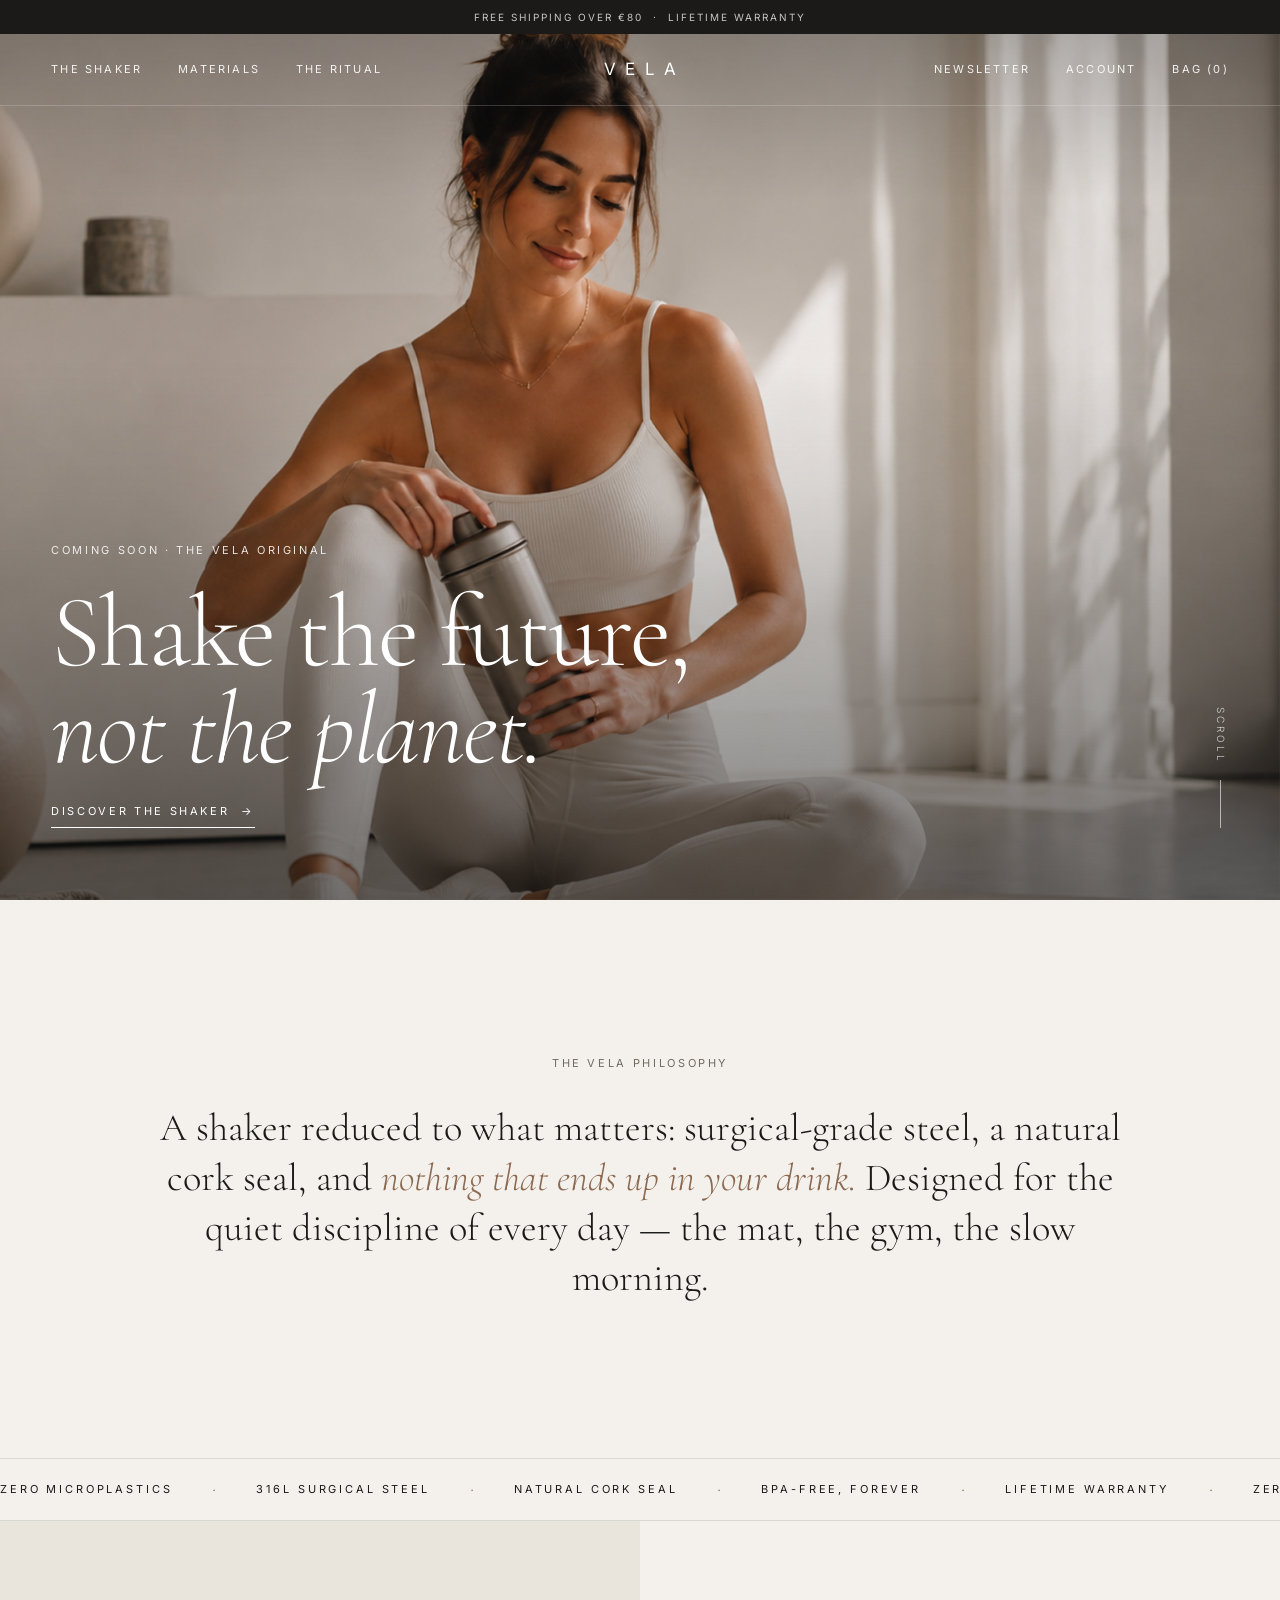
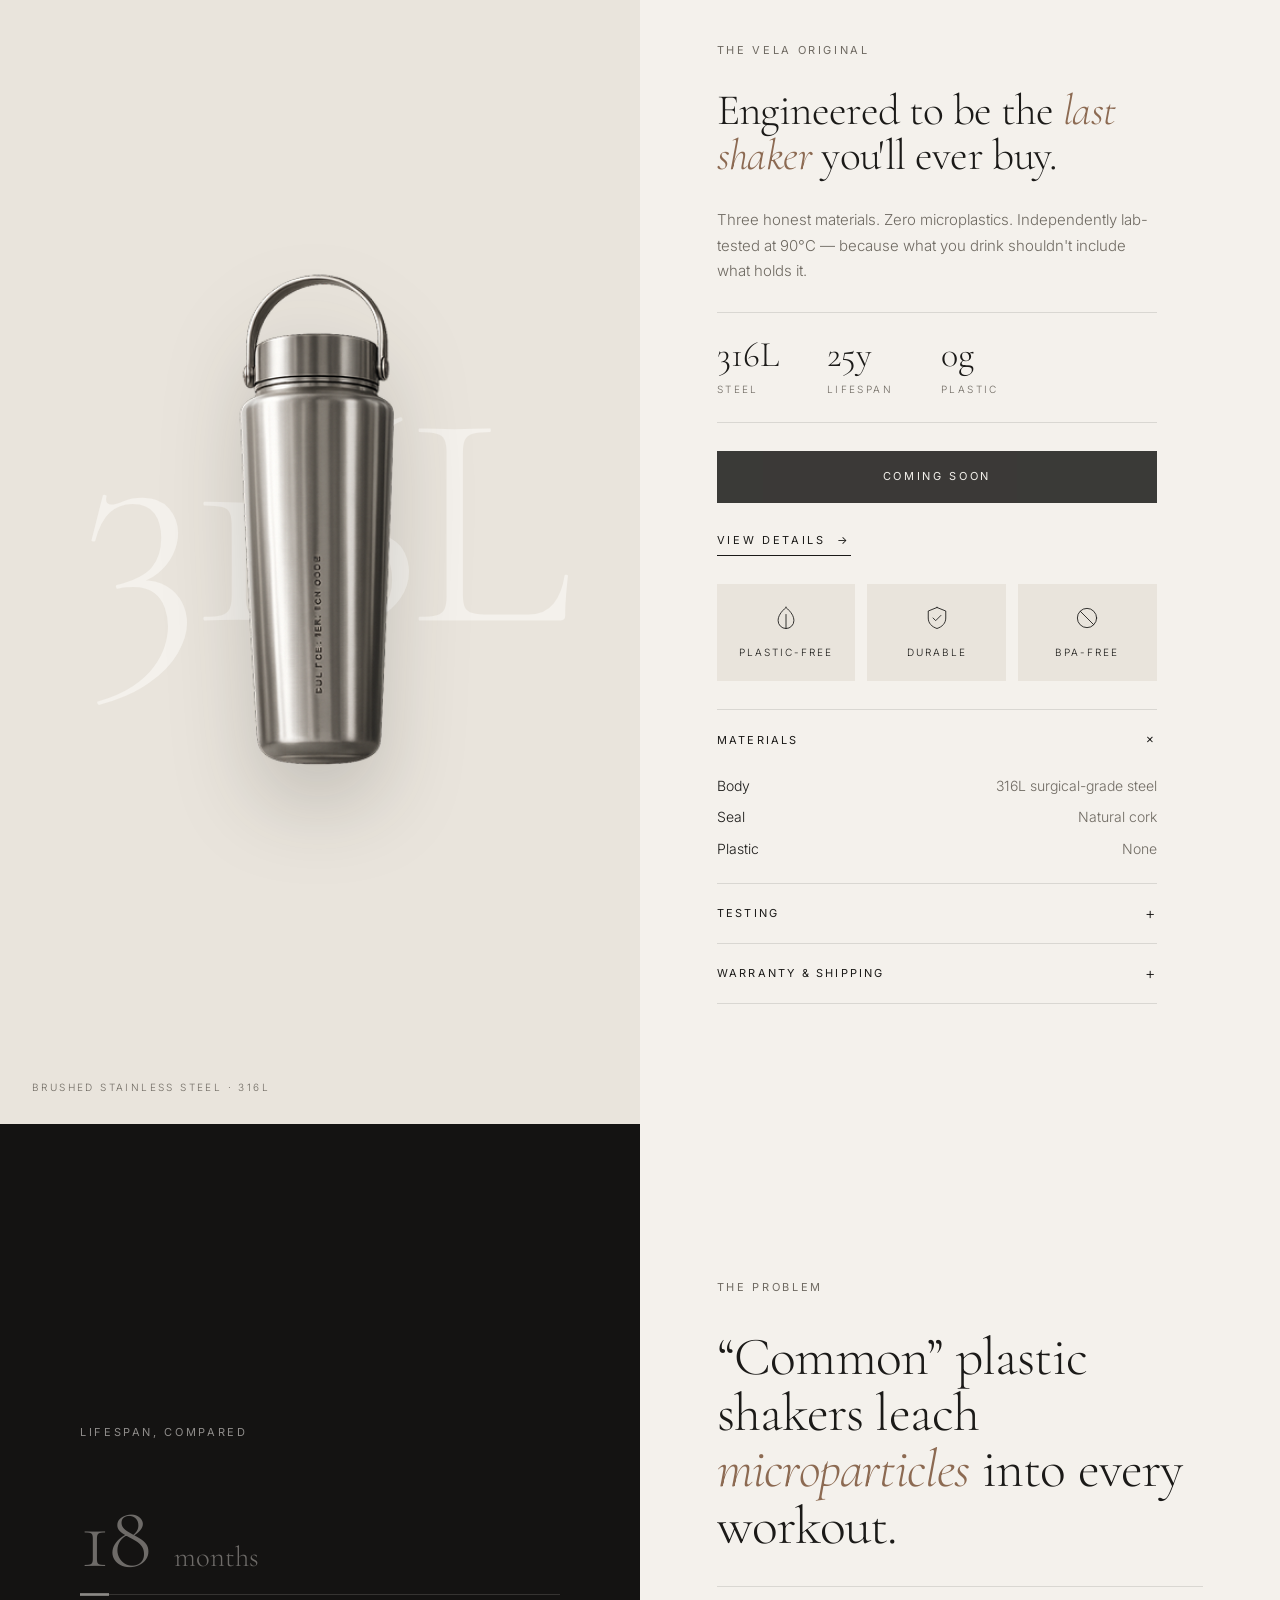
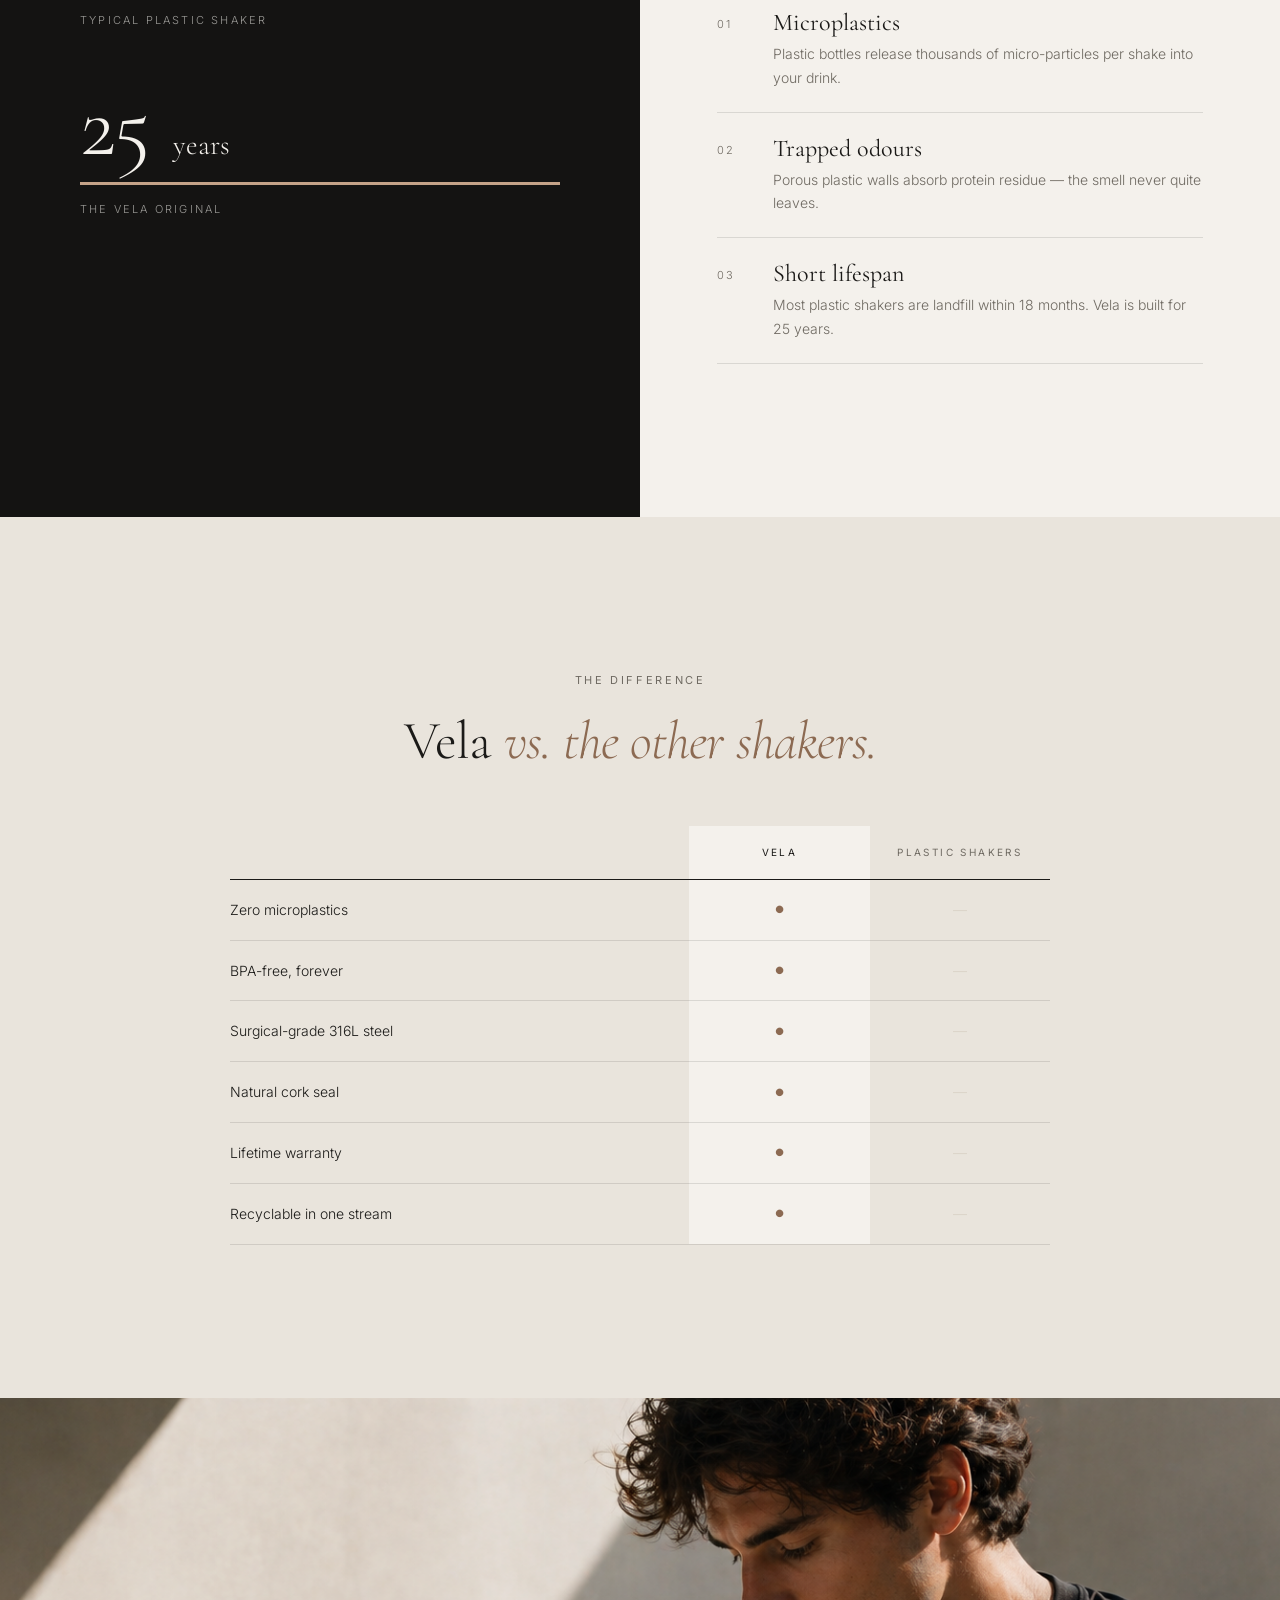
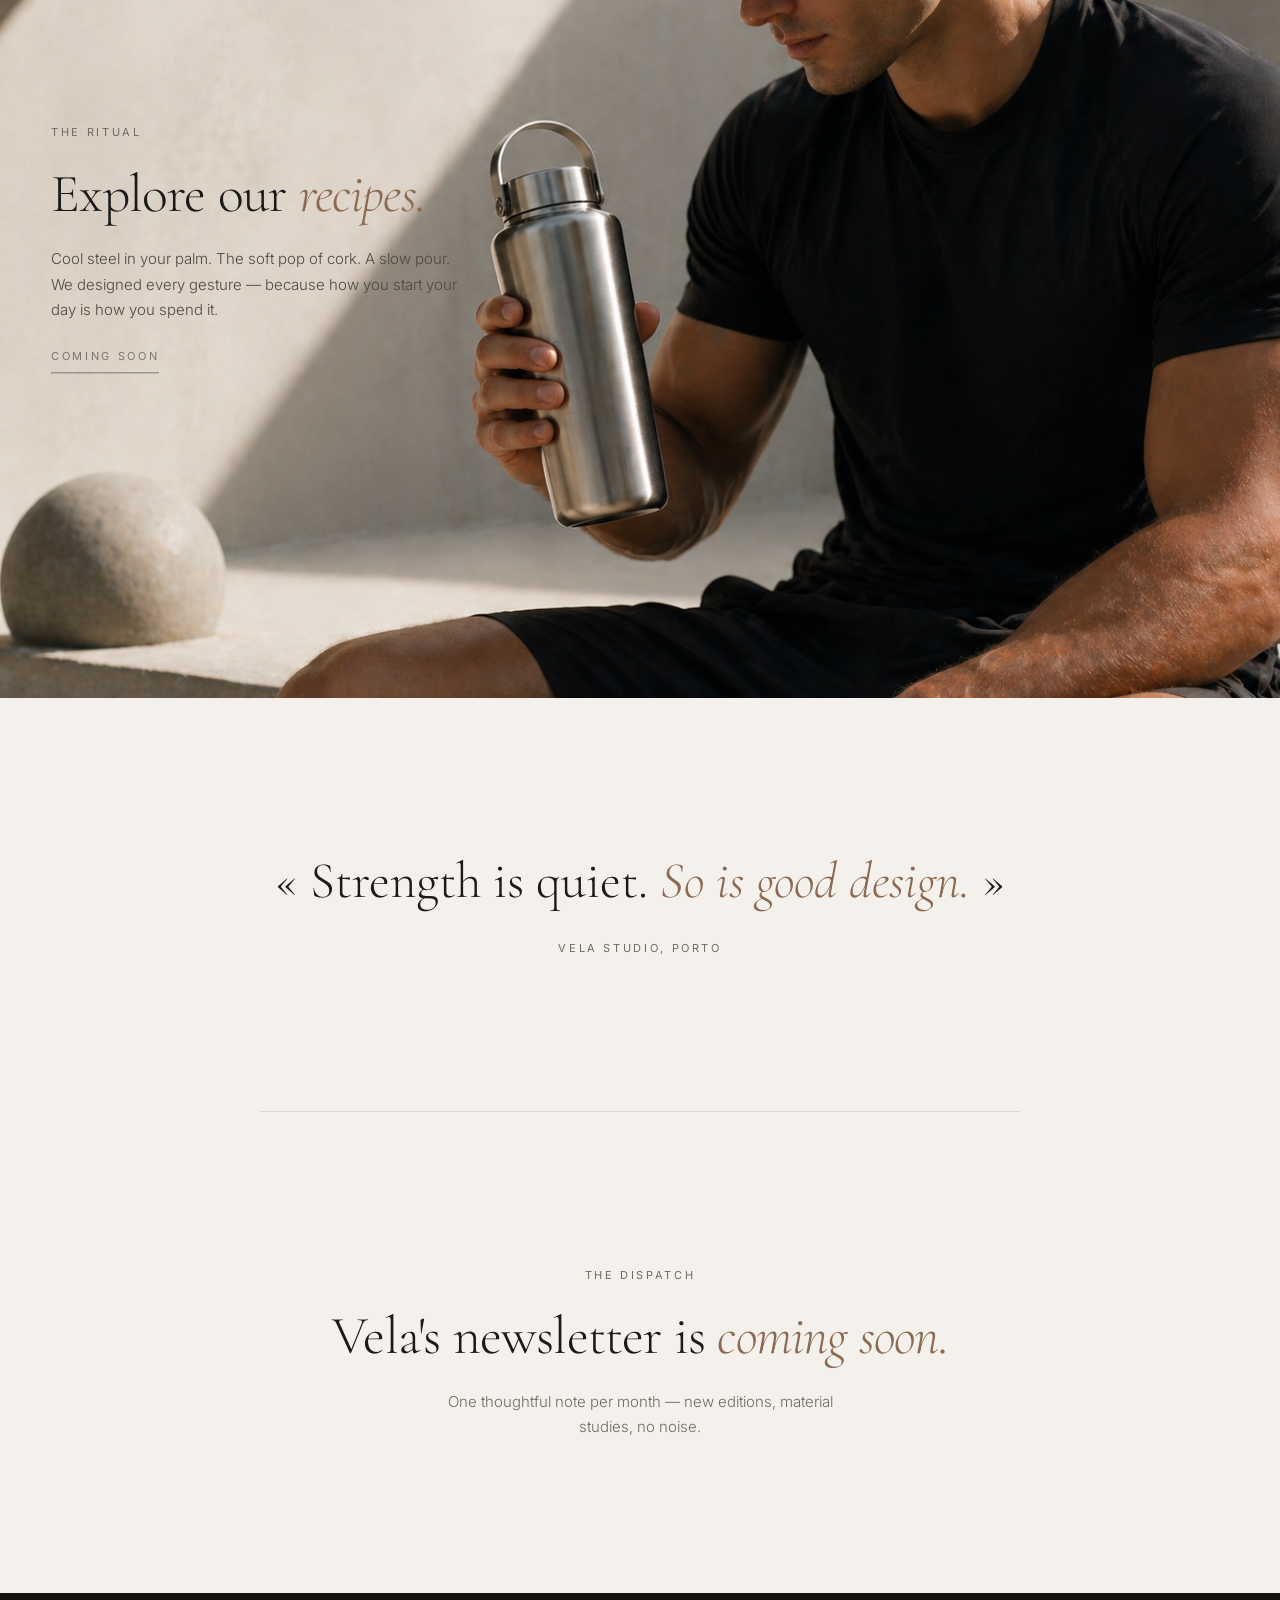
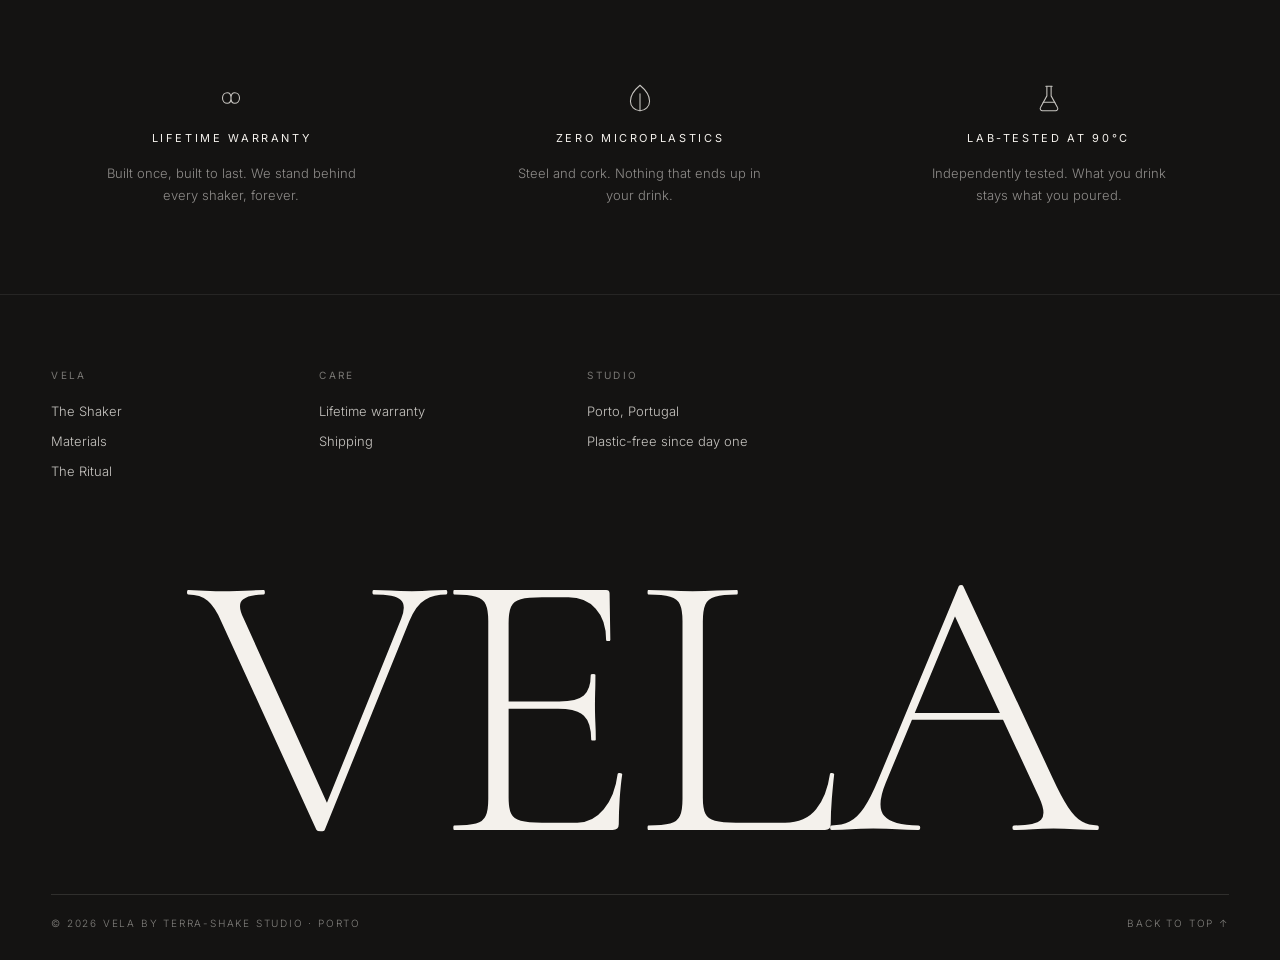
<file: index.html>
<!DOCTYPE html>
<html lang="en">
<head>
  <meta charset="UTF-8" />
  <meta name="viewport" content="width=device-width, initial-scale=1.0" />
  <title>Vela — The Last Shaker You'll Ever Buy</title>
  <meta name="description" content="Vela — a surgical-grade steel shaker. Zero microplastics, natural cork, built for 25 years." />
  <link rel="preconnect" href="https://fonts.googleapis.com" />
  <link rel="preconnect" href="https://fonts.gstatic.com" crossorigin />
  <link href="https://fonts.googleapis.com/css2?family=Cormorant+Garamond:ital,wght@0,300;0,400;1,300;1,400&family=Inter:wght@300;400;500&display=swap" rel="stylesheet" />
  <link rel="stylesheet" href="styles.css?v=3" />
</head>
<body id="top">

  <!-- HEADER (promo + nav) -->
  <header class="site-header" id="siteHeader">
    <div class="promo-banner">
      Free shipping over €80<span class="promo-extra"> &nbsp;·&nbsp; Lifetime warranty</span>
    </div>
    <nav class="nav">
      <div class="nav-left">
        <a href="product.html">The Shaker</a>
        <a href="#difference">Materials</a>
        <a href="#ritual">The Ritual</a>
      </div>
      <a href="#top" class="nav-logo" aria-label="Vela — home">Vela</a>
      <div class="nav-right">
        <a href="#waitlist">Newsletter</a>
        <a href="#">Account</a>
        <a href="#">Bag (0)</a>
      </div>
    </nav>
  </header>

  <!-- HERO -->
  <section class="hero">
    <img src="assets/Section Marketing.png" alt="Woman holding the Vela steel shaker after a yoga session" class="hero-img" />
    <div class="hero-shade"></div>
    <div class="hero-content">
      <p class="eyebrow eyebrow-light">Coming soon · The Vela Original</p>
      <h1 class="hero-headline">
        Shake the future,<br />
        <em>not the planet.</em>
      </h1>
      <a href="product.html" class="link-arrow link-arrow-light">Discover the shaker <span aria-hidden="true">→</span></a>
    </div>
    <span class="hero-scroll" aria-hidden="true">Scroll</span>
  </section>

  <!-- INTRO STATEMENT -->
  <section class="intro">
    <p class="eyebrow">The Vela Philosophy</p>
    <p class="intro-text reveal">
      A shaker reduced to what matters: surgical-grade steel, a natural cork seal,
      and <em>nothing that ends up in your drink.</em> Designed for the quiet
      discipline of every day — the mat, the gym, the slow morning.
    </p>
  </section>

  <!-- MARQUEE -->
  <div class="marquee" aria-hidden="true">
    <div class="marquee-track">
      <span>Zero microplastics</span><i>·</i>
      <span>316L surgical steel</span><i>·</i>
      <span>Natural cork seal</span><i>·</i>
      <span>BPA-free, forever</span><i>·</i>
      <span>Lifetime warranty</span><i>·</i>
      <span>Zero microplastics</span><i>·</i>
      <span>316L surgical steel</span><i>·</i>
      <span>Natural cork seal</span><i>·</i>
      <span>BPA-free, forever</span><i>·</i>
      <span>Lifetime warranty</span><i>·</i>
    </div>
  </div>

  <!-- PRODUCT -->
  <section class="product" id="product">
    <div class="product-stage">
      <span class="product-bigtype" aria-hidden="true">316L</span>
      <img src="assets/ChatGPT Image Apr 30, 2026, 03_59_16 PM 1.png" alt="The Vela Original stainless steel shaker" class="product-img" />
      <span class="product-caption">Brushed stainless steel · 316L</span>
    </div>

    <div class="product-details">
      <p class="eyebrow">The Vela Original</p>
      <h2 class="section-title">
        Engineered to be the <em>last shaker</em> you'll ever buy.
      </h2>
      <p class="body-text">
        Three honest materials. Zero microplastics. Independently lab-tested
        at 90°C — because what you drink shouldn't include what holds it.
      </p>

      <dl class="stats">
        <div><dt>316L</dt><dd>Steel</dd></div>
        <div><dt>25y</dt><dd>Lifespan</dd></div>
        <div><dt>0g</dt><dd>Plastic</dd></div>
      </dl>

      <span class="btn-solid is-disabled">Coming soon</span>
      <a href="product.html" class="link-arrow">View details <span aria-hidden="true">→</span></a>

      <div class="key-features">
        <div class="key-feature">
          <svg viewBox="0 0 32 32" aria-hidden="true"><path d="M16 4c6 5 9 10 9 15a9 9 0 0 1-18 0c0-5 3-10 9-15Z"/><path d="M16 12v16"/></svg>
          <span>Plastic-free</span>
        </div>
        <div class="key-feature">
          <svg viewBox="0 0 32 32" aria-hidden="true"><path d="M16 4 26 8v8c0 6-4 10-10 12C10 26 6 22 6 16V8l10-4Z"/><path d="m11.5 16 3 3 6-6"/></svg>
          <span>Durable</span>
        </div>
        <div class="key-feature">
          <svg viewBox="0 0 32 32" aria-hidden="true"><circle cx="16" cy="16" r="11"/><path d="m8.5 8.5 15 15"/></svg>
          <span>BPA-free</span>
        </div>
      </div>

      <div class="accordion">
        <details open>
          <summary>Materials</summary>
          <ul>
            <li><span>Body</span><span>316L surgical-grade steel</span></li>
            <li><span>Seal</span><span>Natural cork</span></li>
            <li><span>Plastic</span><span>None</span></li>
          </ul>
        </details>
        <details>
          <summary>Testing</summary>
          <p>Independently lab-tested at 90°C for migration of particles into liquids.</p>
        </details>
        <details>
          <summary>Warranty &amp; shipping</summary>
          <p>Lifetime warranty. Free shipping over €80.</p>
        </details>
      </div>
    </div>
  </section>

  <!-- PROBLEM (editorial split) -->
  <section class="split split-problem">
    <div class="split-media split-graphic">
      <figure class="lifespan reveal">
        <figcaption class="eyebrow">Lifespan, compared</figcaption>
        <div class="lifespan-row">
          <p class="lifespan-value">18 <span>months</span></p>
          <div class="lifespan-bar"><span style="--w: 6%"></span></div>
          <p class="lifespan-label">Typical plastic shaker</p>
        </div>
        <div class="lifespan-row is-vela">
          <p class="lifespan-value">25 <span>years</span></p>
          <div class="lifespan-bar"><span style="--w: 100%"></span></div>
          <p class="lifespan-label">The Vela Original</p>
        </div>
      </figure>
    </div>
    <div class="split-text reveal">
      <p class="eyebrow">The Problem</p>
      <h2 class="section-title">
        “Common” plastic shakers leach <em>microparticles</em> into every workout.
      </h2>
      <ol class="numbered">
        <li>
          <span class="num">01</span>
          <div>
            <h3>Microplastics</h3>
            <p>Plastic bottles release thousands of micro-particles per shake into your drink.</p>
          </div>
        </li>
        <li>
          <span class="num">02</span>
          <div>
            <h3>Trapped odours</h3>
            <p>Porous plastic walls absorb protein residue — the smell never quite leaves.</p>
          </div>
        </li>
        <li>
          <span class="num">03</span>
          <div>
            <h3>Short lifespan</h3>
            <p>Most plastic shakers are landfill within 18 months. Vela is built for 25 years.</p>
          </div>
        </li>
      </ol>
    </div>
  </section>

  <!-- COMPARISON -->
  <section class="comparison" id="difference">
    <div class="comparison-inner reveal">
      <p class="eyebrow">The Difference</p>
      <h2 class="section-title center">Vela <em>vs. the other shakers.</em></h2>

      <table class="comparison-table">
        <thead>
          <tr>
            <th scope="col"><span class="sr-only">Feature</span></th>
            <th scope="col" class="col-vela">Vela</th>
            <th scope="col">Plastic shakers</th>
          </tr>
        </thead>
        <tbody>
          <tr><th scope="row">Zero microplastics</th><td class="col-vela yes">●</td><td class="no">—</td></tr>
          <tr><th scope="row">BPA-free, forever</th><td class="col-vela yes">●</td><td class="no">—</td></tr>
          <tr><th scope="row">Surgical-grade 316L steel</th><td class="col-vela yes">●</td><td class="no">—</td></tr>
          <tr><th scope="row">Natural cork seal</th><td class="col-vela yes">●</td><td class="no">—</td></tr>
          <tr><th scope="row">Lifetime warranty</th><td class="col-vela yes">●</td><td class="no">—</td></tr>
          <tr><th scope="row">Recyclable in one stream</th><td class="col-vela yes">●</td><td class="no">—</td></tr>
        </tbody>
      </table>
    </div>
  </section>

  <!-- RITUAL (full-bleed) -->
  <section class="ritual" id="ritual">
    <img src="assets/684e9c93-e46c-40f5-877a-5f025615ecfc_1.png" alt="Man holding the Vela shaker in soft morning light" class="ritual-img" loading="lazy" />
    <div class="ritual-content">
      <div class="ritual-inner reveal">
        <p class="eyebrow">The Ritual</p>
        <h2 class="section-title">Explore our <em>recipes.</em></h2>
        <p class="body-text">
          Cool steel in your palm. The soft pop of cork. A slow pour. We designed
          every gesture — because how you start your day is how you spend it.
        </p>
        <span class="link-arrow is-disabled">Coming soon</span>
      </div>
    </div>
  </section>

  <!-- QUOTE -->
  <section class="quote">
    <blockquote class="reveal">
      « Strength is quiet. <em>So is good design.</em> »
    </blockquote>
    <p class="eyebrow">Vela Studio, Porto</p>
  </section>

  <!-- NEWSLETTER -->
  <section class="waitlist" id="waitlist">
    <div class="waitlist-inner reveal">
      <p class="eyebrow">The Dispatch</p>
      <h2 class="section-title center">Vela's newsletter is <em>coming soon.</em></h2>
      <p class="body-text center">One thoughtful note per month — new editions, material studies, no noise.</p>
    </div>
  </section>

  <!-- TRUST BAND -->
  <section class="trust">
    <div class="trust-item">
      <svg viewBox="0 0 32 32" aria-hidden="true"><path d="M8 16c0-3 2-5 4.5-5S16 13 16 16s1 5 3.5 5S24 19 24 16s-2-5-4.5-5S16 13 16 16s-1 5-3.5 5S8 19 8 16Z"/></svg>
      <h3>Lifetime warranty</h3>
      <p>Built once, built to last. We stand behind every shaker, forever.</p>
    </div>
    <div class="trust-item">
      <svg viewBox="0 0 32 32" aria-hidden="true"><path d="M16 4c6 5 9 10 9 15a9 9 0 0 1-18 0c0-5 3-10 9-15Z"/><path d="M16 12v16"/></svg>
      <h3>Zero microplastics</h3>
      <p>Steel and cork. Nothing that ends up in your drink.</p>
    </div>
    <div class="trust-item">
      <svg viewBox="0 0 32 32" aria-hidden="true"><path d="M13 5h6M14 5v9l-6 11a2 2 0 0 0 2 3h12a2 2 0 0 0 2-3l-6-11V5"/><path d="M10.5 20h11"/></svg>
      <h3>Lab-tested at 90°C</h3>
      <p>Independently tested. What you drink stays what you poured.</p>
    </div>
  </section>

  <!-- FOOTER -->
  <footer class="footer">
    <div class="footer-cols">
      <div class="footer-col">
        <h4>Vela</h4>
        <a href="product.html">The Shaker</a>
        <a href="#difference">Materials</a>
        <a href="#ritual">The Ritual</a>
      </div>
      <div class="footer-col">
        <h4>Care</h4>
        <a href="#">Lifetime warranty</a>
        <a href="#">Shipping</a>
      </div>
      <div class="footer-col">
        <h4>Studio</h4>
        <span>Porto, Portugal</span>
        <span>Plastic-free since day one</span>
      </div>
    </div>
    <div class="footer-wordmark" aria-hidden="true">VELA</div>
    <div class="footer-bottom">
      <span>© 2026 Vela by terra-shake studio · Porto</span>
      <a href="#top">Back to top ↑</a>
    </div>
  </footer>

  <script src="script.js?v=3"></script>
</body>
</html>
</file>
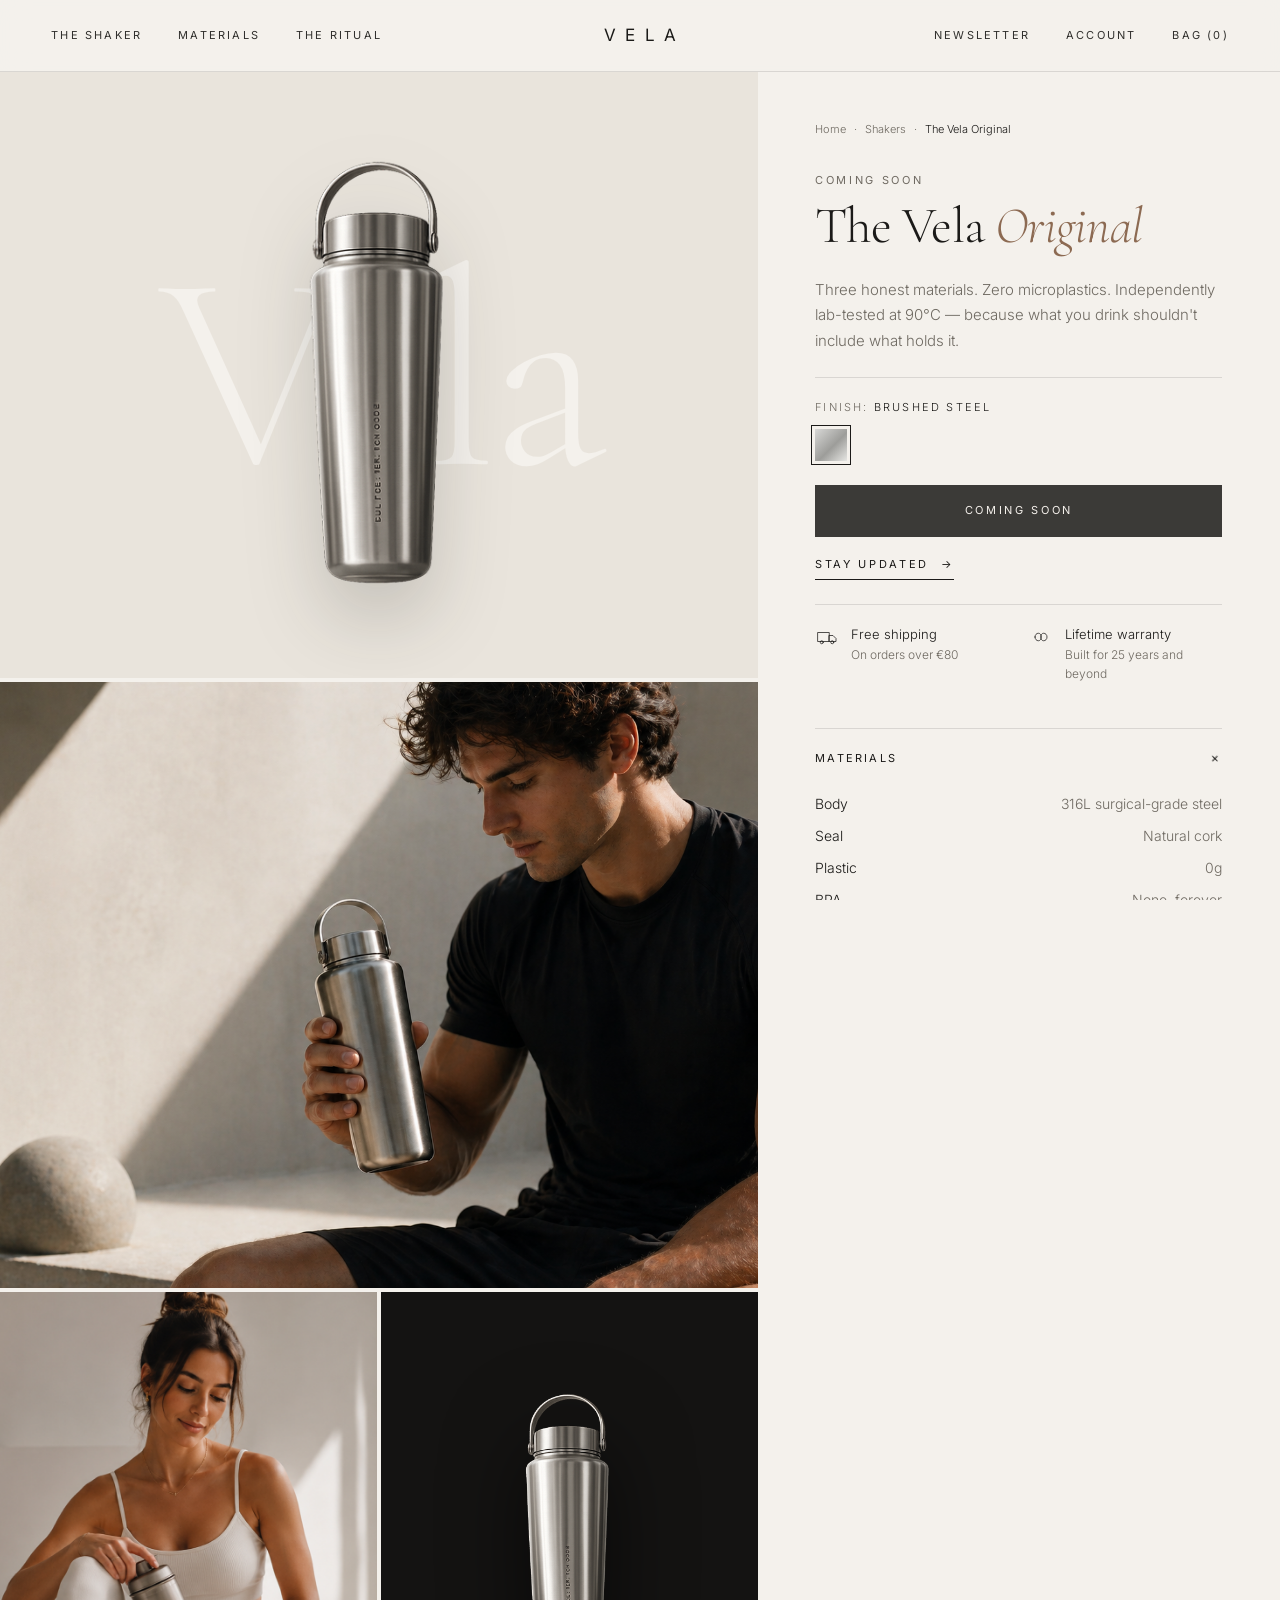
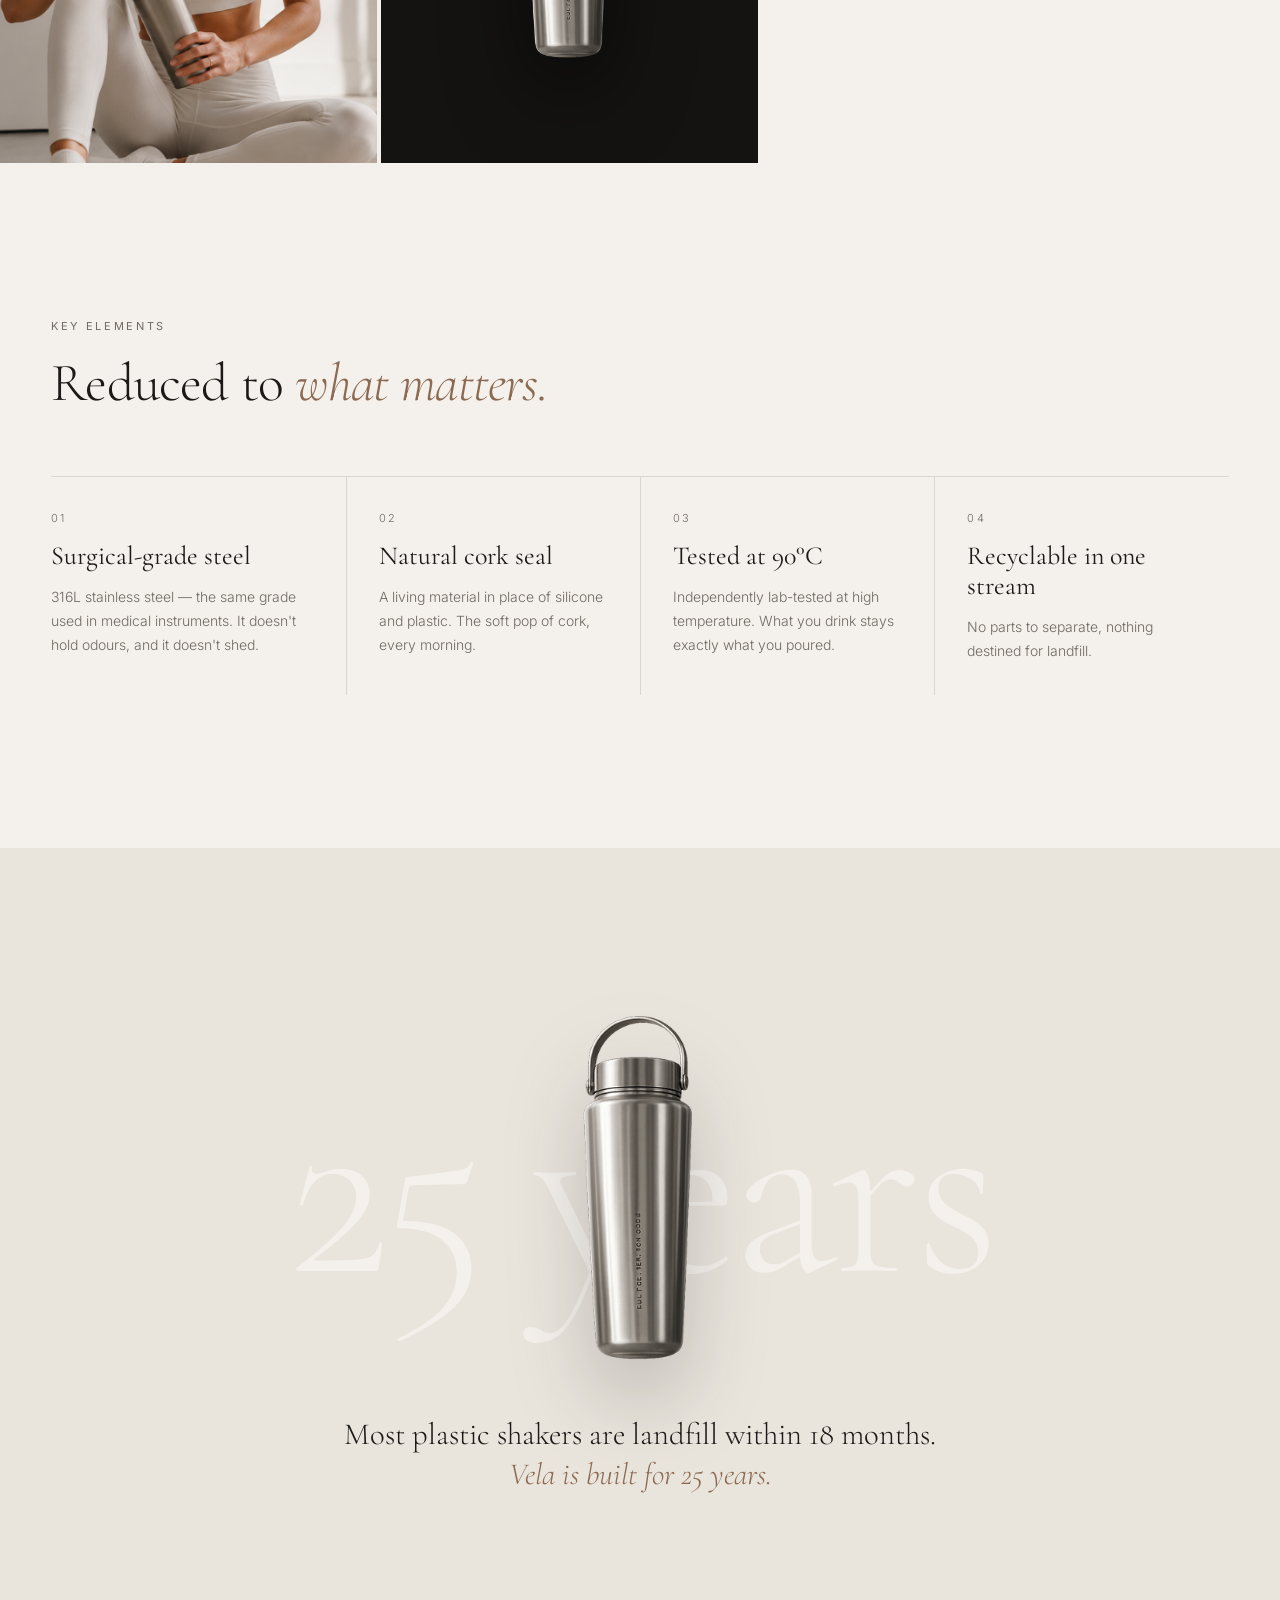
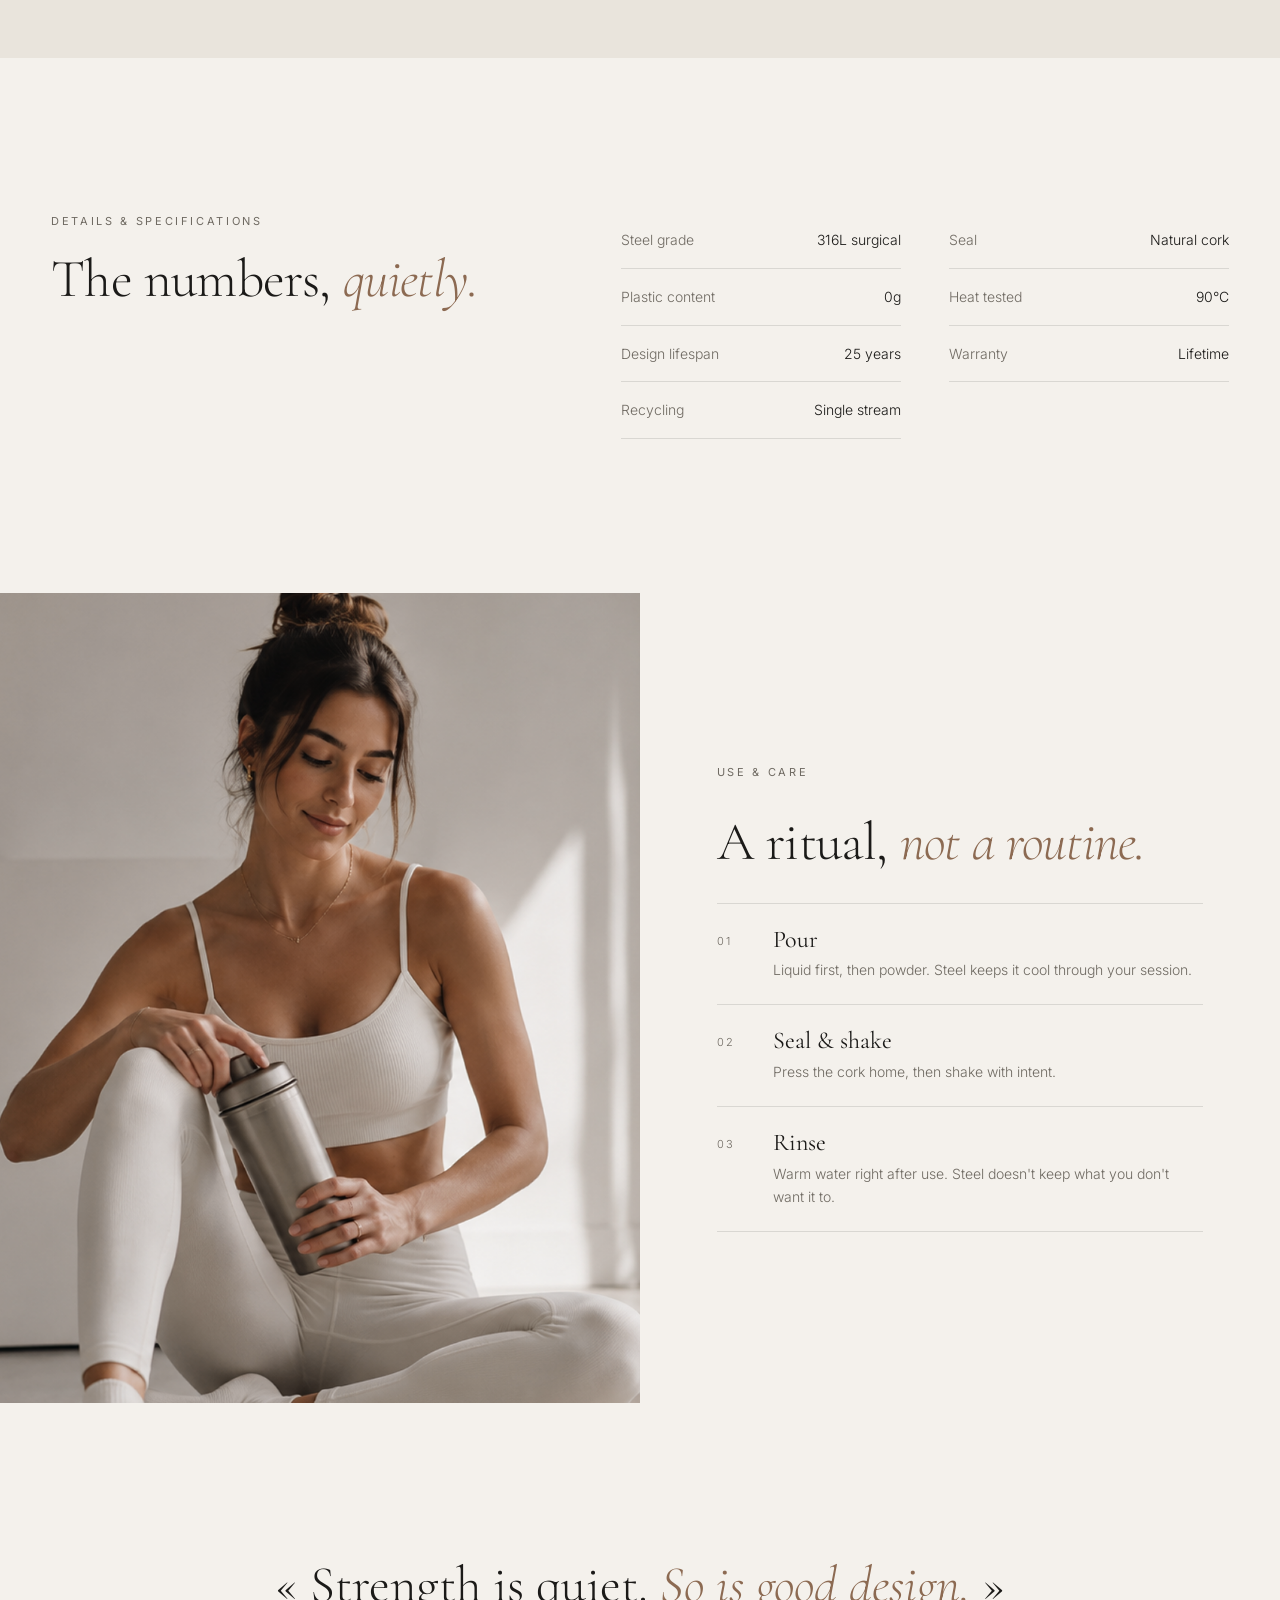
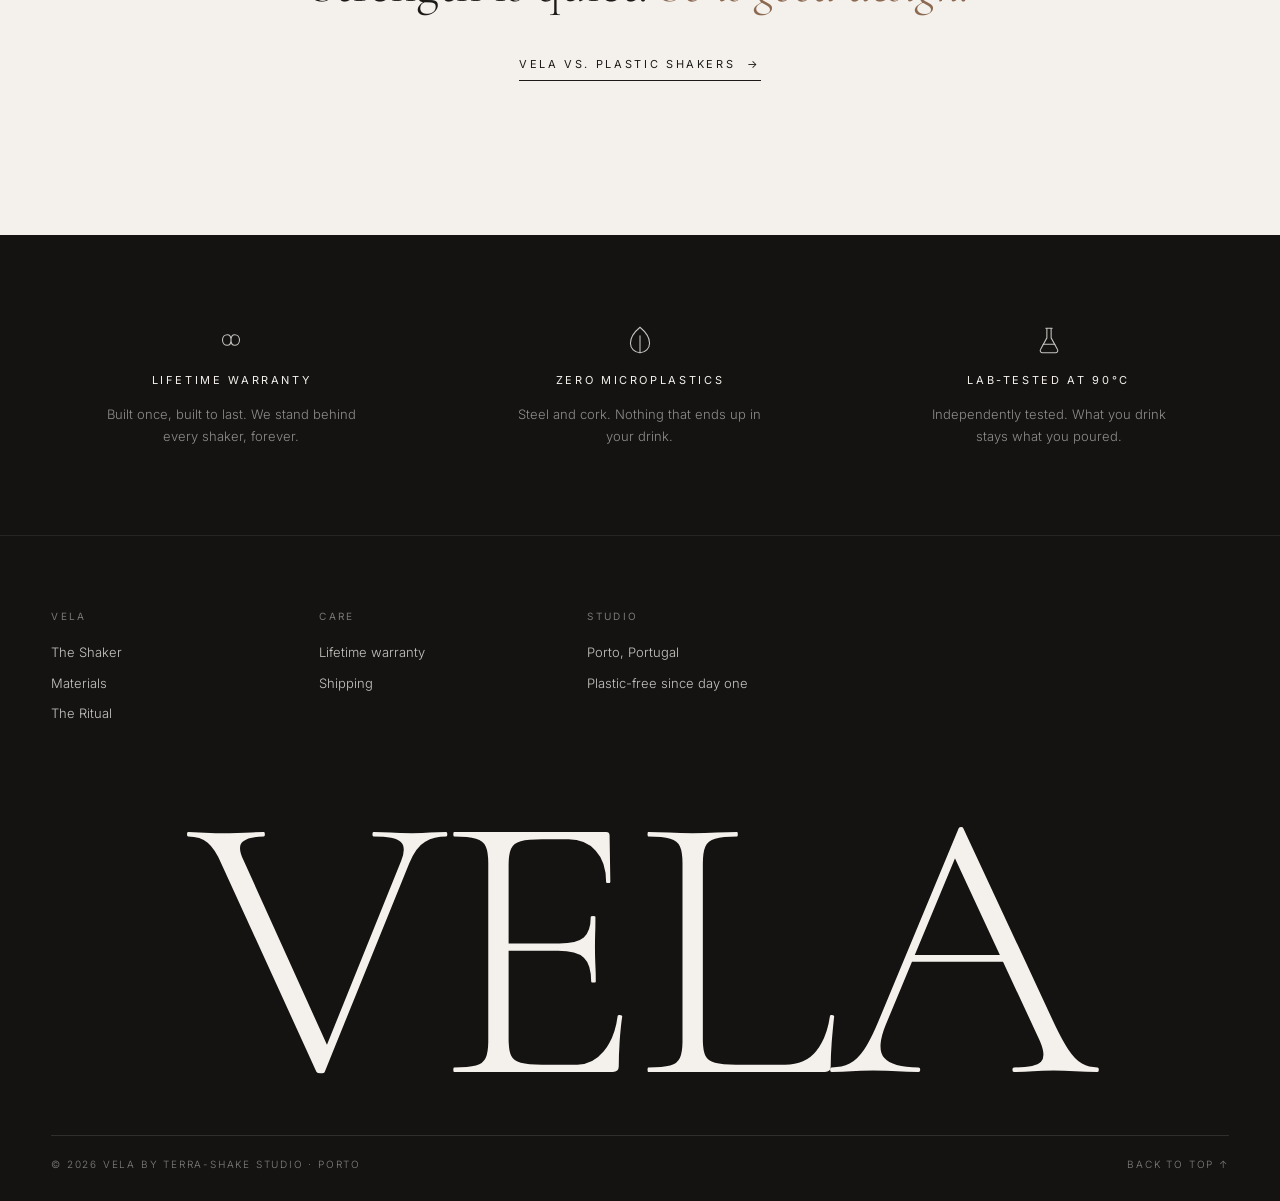
<file: product.html>
<!DOCTYPE html>
<html lang="en">
<head>
  <meta charset="UTF-8" />
  <meta name="viewport" content="width=device-width, initial-scale=1.0" />
  <title>The Vela Original — Vela</title>
  <meta name="description" content="The Vela Original — a 316L surgical-grade steel shaker with a natural cork seal. Zero microplastics, built for 25 years." />
  <link rel="preconnect" href="https://fonts.googleapis.com" />
  <link rel="preconnect" href="https://fonts.gstatic.com" crossorigin />
  <link href="https://fonts.googleapis.com/css2?family=Cormorant+Garamond:ital,wght@0,300;0,400;1,300;1,400&family=Inter:wght@300;400;500&display=swap" rel="stylesheet" />
  <link rel="stylesheet" href="styles.css?v=3" />
</head>
<body id="top">

  <!-- HEADER -->
  <header class="site-header is-scrolled" id="siteHeader" data-solid>
    <div class="promo-banner">
      Free shipping over €80<span class="promo-extra"> &nbsp;·&nbsp; Lifetime warranty</span>
    </div>
    <nav class="nav">
      <div class="nav-left">
        <a href="product.html">The Shaker</a>
        <a href="index.html#difference">Materials</a>
        <a href="index.html#ritual">The Ritual</a>
      </div>
      <a href="index.html" class="nav-logo" aria-label="Vela — home">Vela</a>
      <div class="nav-right">
        <a href="index.html#waitlist">Newsletter</a>
        <a href="#">Account</a>
        <a href="#">Bag (0)</a>
      </div>
    </nav>
  </header>

  <main class="pdp">

    <!-- PRODUCT HERO: gallery + sticky panel -->
    <section class="pdp-main">
      <div class="pdp-gallery-wrap">
        <div class="pdp-gallery" id="pdpGallery">
          <figure class="pdp-shot pdp-shot-product">
            <span class="pdp-shot-bigtype" aria-hidden="true">Vela</span>
            <img src="assets/ChatGPT Image Apr 30, 2026, 03_59_16 PM 1.png" alt="The Vela Original, front view" />
          </figure>
          <figure class="pdp-shot">
            <img src="assets/684e9c93-e46c-40f5-877a-5f025615ecfc_1.png" alt="The Vela Original held after a training session" style="object-position: 52% center" />
          </figure>
          <figure class="pdp-shot pdp-shot-half">
            <img src="assets/Section Marketing.png" alt="The Vela Original in a calm yoga studio" style="object-position: 42% 60%" loading="lazy" />
          </figure>
          <figure class="pdp-shot pdp-shot-half pdp-shot-dark">
            <img src="assets/ChatGPT Image Apr 30, 2026, 03_59_16 PM 1.png" alt="The Vela Original on a dark background" loading="lazy" />
          </figure>
        </div>
        <div class="pdp-counter" aria-hidden="true"><span id="pdpIndex">1</span> / 4</div>
      </div>

      <aside class="pdp-panel">
        <div class="pdp-panel-inner">
          <nav class="breadcrumb" aria-label="Breadcrumb">
            <a href="index.html">Home</a><span>·</span><a href="index.html#product">Shakers</a><span>·</span><span aria-current="page">The Vela Original</span>
          </nav>

          <p class="eyebrow">Coming soon</p>
          <h1 class="pdp-title">The Vela <em>Original</em></h1>
          <p class="pdp-lede">
            Three honest materials. Zero microplastics. Independently lab-tested
            at 90°C — because what you drink shouldn't include what holds it.
          </p>

          <div class="pdp-option">
            <p class="pdp-option-label">Finish: <span>Brushed steel</span></p>
            <div class="swatches">
              <span class="swatch is-active" style="--sw: linear-gradient(135deg,#d8d8d6,#9d9d9a 55%,#e6e6e3)" title="Brushed steel"></span>
            </div>
          </div>

          <div class="pdp-actions">
            <span class="btn-solid is-disabled">Coming soon</span>
            <a href="index.html#waitlist" class="link-arrow">Stay updated <span aria-hidden="true">→</span></a>
          </div>

          <ul class="pdp-assurances">
            <li>
              <svg viewBox="0 0 32 32" aria-hidden="true"><path d="M4 10h15v12H4zM19 14h5l4 4v4h-9z"/><circle cx="9" cy="23" r="2"/><circle cx="23" cy="23" r="2"/></svg>
              <span>Free shipping<br /><small>On orders over €80</small></span>
            </li>
            <li>
              <svg viewBox="0 0 32 32" aria-hidden="true"><path d="M8 16c0-3 2-5 4.5-5S16 13 16 16s1 5 3.5 5S24 19 24 16s-2-5-4.5-5S16 13 16 16s-1 5-3.5 5S8 19 8 16Z"/></svg>
              <span>Lifetime warranty<br /><small>Built for 25 years and beyond</small></span>
            </li>
          </ul>

          <div class="accordion">
            <details open>
              <summary>Materials</summary>
              <ul>
                <li><span>Body</span><span>316L surgical-grade steel</span></li>
                <li><span>Seal</span><span>Natural cork</span></li>
                <li><span>Plastic</span><span>0g</span></li>
                <li><span>BPA</span><span>None, forever</span></li>
              </ul>
            </details>
            <details>
              <summary>Testing</summary>
              <p>Independently lab-tested at 90°C — no particles migrate from the shaker into what you drink.</p>
            </details>
            <details>
              <summary>End of life</summary>
              <p>Recyclable in a single stream. No parts to separate, nothing destined for landfill.</p>
            </details>
            <details>
              <summary>Shipping &amp; warranty</summary>
              <p>Free shipping over €80. Every Vela is covered by a lifetime warranty.</p>
            </details>
          </div>
        </div>
      </aside>
    </section>

    <!-- KEY ELEMENTS -->
    <section class="pdp-keys">
      <div class="pdp-keys-head reveal">
        <p class="eyebrow">Key elements</p>
        <h2 class="section-title">Reduced to <em>what matters.</em></h2>
      </div>
      <div class="pdp-keys-grid">
        <article class="key-card reveal">
          <span class="key-card-num">01</span>
          <h3>Surgical-grade steel</h3>
          <p>316L stainless steel — the same grade used in medical instruments. It doesn't hold odours, and it doesn't shed.</p>
        </article>
        <article class="key-card reveal">
          <span class="key-card-num">02</span>
          <h3>Natural cork seal</h3>
          <p>A living material in place of silicone and plastic. The soft pop of cork, every morning.</p>
        </article>
        <article class="key-card reveal">
          <span class="key-card-num">03</span>
          <h3>Tested at 90°C</h3>
          <p>Independently lab-tested at high temperature. What you drink stays exactly what you poured.</p>
        </article>
        <article class="key-card reveal">
          <span class="key-card-num">04</span>
          <h3>Recyclable in one stream</h3>
          <p>No parts to separate, nothing destined for landfill.</p>
        </article>
      </div>
    </section>

    <!-- BIG TYPE BAND -->
    <section class="pdp-band">
      <span class="pdp-band-type" aria-hidden="true">25 years</span>
      <img src="assets/ChatGPT Image Apr 30, 2026, 03_59_16 PM 1.png" alt="" class="pdp-band-img" loading="lazy" />
      <p class="pdp-band-caption reveal">
        Most plastic shakers are landfill within 18 months.<br />
        <em>Vela is built for 25 years.</em>
      </p>
    </section>

    <!-- SPECS -->
    <section class="pdp-specs">
      <div class="pdp-specs-inner">
        <div class="reveal">
          <p class="eyebrow">Details &amp; specifications</p>
          <h2 class="section-title">The numbers, <em>quietly.</em></h2>
        </div>
        <dl class="spec-list reveal">
          <div><dt>Steel grade</dt><dd>316L surgical</dd></div>
          <div><dt>Seal</dt><dd>Natural cork</dd></div>
          <div><dt>Plastic content</dt><dd>0g</dd></div>
          <div><dt>Heat tested</dt><dd>90°C</dd></div>
          <div><dt>Design lifespan</dt><dd>25 years</dd></div>
          <div><dt>Warranty</dt><dd>Lifetime</dd></div>
          <div><dt>Recycling</dt><dd>Single stream</dd></div>
        </dl>
      </div>
    </section>

    <!-- CARE (editorial split) -->
    <section class="split">
      <div class="split-media">
        <img src="assets/Section Marketing.png" alt="Opening the Vela shaker in morning light" style="object-position: 42% 55%" loading="lazy" />
      </div>
      <div class="split-text reveal">
        <p class="eyebrow">Use &amp; care</p>
        <h2 class="section-title">A ritual, <em>not a routine.</em></h2>
        <ol class="numbered">
          <li>
            <span class="num">01</span>
            <div>
              <h3>Pour</h3>
              <p>Liquid first, then powder. Steel keeps it cool through your session.</p>
            </div>
          </li>
          <li>
            <span class="num">02</span>
            <div>
              <h3>Seal &amp; shake</h3>
              <p>Press the cork home, then shake with intent.</p>
            </div>
          </li>
          <li>
            <span class="num">03</span>
            <div>
              <h3>Rinse</h3>
              <p>Warm water right after use. Steel doesn't keep what you don't want it to.</p>
            </div>
          </li>
        </ol>
      </div>
    </section>

    <!-- BACK TO COMPARISON -->
    <section class="quote">
      <blockquote class="reveal">« Strength is quiet. <em>So is good design.</em> »</blockquote>
      <a href="index.html#difference" class="link-arrow">Vela vs. plastic shakers <span aria-hidden="true">→</span></a>
    </section>

  </main>

  <!-- TRUST BAND -->
  <section class="trust">
    <div class="trust-item">
      <svg viewBox="0 0 32 32" aria-hidden="true"><path d="M8 16c0-3 2-5 4.5-5S16 13 16 16s1 5 3.5 5S24 19 24 16s-2-5-4.5-5S16 13 16 16s-1 5-3.5 5S8 19 8 16Z"/></svg>
      <h3>Lifetime warranty</h3>
      <p>Built once, built to last. We stand behind every shaker, forever.</p>
    </div>
    <div class="trust-item">
      <svg viewBox="0 0 32 32" aria-hidden="true"><path d="M16 4c6 5 9 10 9 15a9 9 0 0 1-18 0c0-5 3-10 9-15Z"/><path d="M16 12v16"/></svg>
      <h3>Zero microplastics</h3>
      <p>Steel and cork. Nothing that ends up in your drink.</p>
    </div>
    <div class="trust-item">
      <svg viewBox="0 0 32 32" aria-hidden="true"><path d="M13 5h6M14 5v9l-6 11a2 2 0 0 0 2 3h12a2 2 0 0 0 2-3l-6-11V5"/><path d="M10.5 20h11"/></svg>
      <h3>Lab-tested at 90°C</h3>
      <p>Independently tested. What you drink stays what you poured.</p>
    </div>
  </section>

  <!-- FOOTER -->
  <footer class="footer">
    <div class="footer-cols">
      <div class="footer-col">
        <h4>Vela</h4>
        <a href="product.html">The Shaker</a>
        <a href="index.html#difference">Materials</a>
        <a href="index.html#ritual">The Ritual</a>
      </div>
      <div class="footer-col">
        <h4>Care</h4>
        <a href="#">Lifetime warranty</a>
        <a href="#">Shipping</a>
      </div>
      <div class="footer-col">
        <h4>Studio</h4>
        <span>Porto, Portugal</span>
        <span>Plastic-free since day one</span>
      </div>
    </div>
    <div class="footer-wordmark" aria-hidden="true">VELA</div>
    <div class="footer-bottom">
      <span>© 2026 Vela by terra-shake studio · Porto</span>
      <a href="#top">Back to top ↑</a>
    </div>
  </footer>

  <!-- MOBILE STICKY CTA -->
  <div class="pdp-sticky" id="pdpSticky">
    <span class="pdp-sticky-name">The Vela Original</span>
    <span class="btn-solid is-disabled">Coming soon</span>
  </div>

  <script src="script.js?v=3"></script>
</body>
</html>
</file>
<file: styles.css>
/* =============================================
   VELA — Quiet luxury, sport & calm
   ============================================= */

:root {
  --c-bone:    #f4f1ec;
  --c-stone:   #e9e4dc;
  --c-sand:    #d9d1c5;
  --c-ink:     #1b1a18;
  --c-night:   #141312;
  --c-muted:   #6f6a62;
  --c-line:    rgba(27,26,24,0.12);
  --c-accent:  #8c6a52;
  --c-white:   #ffffff;

  --f-display: 'Cormorant Garamond', Georgia, serif;
  --f-sans:    'Inter', system-ui, sans-serif;

  --gutter:    clamp(20px, 4vw, 56px);
  --section-y: clamp(88px, 12vw, 176px);
  --ease:      cubic-bezier(.22,.61,.36,1);
}

/* =============================================
   RESET
   ============================================= */

*, *::before, *::after { box-sizing: border-box; margin: 0; padding: 0; }
html { scroll-behavior: smooth; }
body {
  background: var(--c-bone);
  color: var(--c-ink);
  font-family: var(--f-sans);
  font-weight: 300;
  font-size: 15px;
  line-height: 1.7;
  -webkit-font-smoothing: antialiased;
  overflow-x: hidden;
}
a { text-decoration: none; color: inherit; }
img { display: block; max-width: 100%; }
ul, ol { list-style: none; }
em { font-style: italic; }

.sr-only {
  position: absolute; width: 1px; height: 1px; overflow: hidden;
  clip: rect(0 0 0 0); white-space: nowrap;
}

/* =============================================
   TYPE PRIMITIVES
   ============================================= */

.eyebrow {
  font-family: var(--f-sans);
  font-size: 11px;
  font-weight: 400;
  letter-spacing: 0.24em;
  text-transform: uppercase;
  color: var(--c-muted);
}
.eyebrow-light { color: rgba(255,255,255,0.85); }

.section-title {
  font-family: var(--f-display);
  font-weight: 300;
  font-size: clamp(34px, 4.2vw, 60px);
  line-height: 1.05;
  letter-spacing: -0.015em;
  color: var(--c-ink);
}
.section-title em { color: var(--c-accent); }
.section-title.center { text-align: center; }

.body-text {
  font-size: 15px;
  color: var(--c-muted);
  max-width: 440px;
}
.body-text.center { text-align: center; margin: 0 auto; }

/* Links & buttons */
.link-arrow {
  display: inline-flex;
  align-items: center;
  gap: 12px;
  font-size: 11px;
  font-weight: 400;
  letter-spacing: 0.24em;
  text-transform: uppercase;
  padding-bottom: 6px;
  border-bottom: 1px solid currentColor;
  align-self: flex-start;
  transition: gap .4s var(--ease), opacity .3s;
}
.link-arrow:hover { gap: 20px; }
.link-arrow-light { color: var(--c-white); }
.link-arrow.is-disabled { opacity: .5; cursor: default; }

.btn-solid {
  display: flex;
  align-items: center;
  justify-content: center;
  width: 100%;
  max-width: 440px;
  height: 52px;
  background: var(--c-ink);
  color: var(--c-bone);
  font-size: 11px;
  font-weight: 400;
  letter-spacing: 0.24em;
  text-transform: uppercase;
}
.btn-solid.is-disabled { opacity: .85; cursor: default; }

/* =============================================
   HEADER
   ============================================= */

.site-header {
  position: fixed;
  inset: 0 0 auto 0;
  z-index: 100;
  color: var(--c-white);
  transition: background .5s var(--ease), color .5s var(--ease);
}

.promo-banner {
  background: var(--c-ink);
  color: rgba(244,241,236,0.8);
  text-align: center;
  font-size: 10px;
  font-weight: 400;
  letter-spacing: 0.2em;
  text-transform: uppercase;
  line-height: 34px;
  max-height: 34px;
  overflow: hidden;
  transition: max-height .5s var(--ease);
}

.nav {
  display: grid;
  grid-template-columns: 1fr auto 1fr;
  align-items: center;
  height: 72px;
  padding: 0 var(--gutter);
  border-bottom: 1px solid rgba(255,255,255,0.18);
  transition: border-color .5s var(--ease);
}

.nav-left, .nav-right { display: flex; gap: 36px; }
.nav-right { justify-content: flex-end; }

.nav-left a, .nav-right a {
  font-size: 11px;
  font-weight: 400;
  letter-spacing: 0.2em;
  text-transform: uppercase;
  opacity: .9;
  position: relative;
}
.nav-left a::after, .nav-right a::after {
  content: '';
  position: absolute;
  left: 0; right: 0; bottom: -6px;
  height: 1px;
  background: currentColor;
  transform: scaleX(0);
  transform-origin: left;
  transition: transform .4s var(--ease);
}
.nav-left a:hover::after, .nav-right a:hover::after { transform: scaleX(1); }

.nav-logo {
  font-family: var(--f-sans);
  font-size: 17px;
  font-weight: 400;
  letter-spacing: 0.55em;
  text-transform: uppercase;
  margin-right: -0.55em; /* optical centre with tracking */
}

.site-header.is-scrolled {
  background: rgba(244,241,236,0.92);
  backdrop-filter: blur(14px);
  -webkit-backdrop-filter: blur(14px);
  color: var(--c-ink);
}
.site-header.is-scrolled .promo-banner { max-height: 0; }
.site-header.is-scrolled .nav { border-bottom-color: var(--c-line); }

/* =============================================
   HERO
   ============================================= */

.hero {
  position: relative;
  height: 100vh;
  height: 100svh;
  min-height: 620px;
  overflow: hidden;
  background: var(--c-stone);
}

.hero-img {
  position: absolute;
  inset: 0;
  width: 100%;
  height: 100%;
  object-fit: cover;
  object-position: 55% 30%;
  animation: heroZoom 14s var(--ease) both;
}
@keyframes heroZoom { from { transform: scale(1.08); } to { transform: scale(1); } }

.hero-shade {
  position: absolute;
  inset: 0;
  background:
    linear-gradient(to top, rgba(20,19,18,0.55) 0%, rgba(20,19,18,0.1) 45%, rgba(20,19,18,0) 60%),
    linear-gradient(to bottom, rgba(20,19,18,0.28) 0%, rgba(20,19,18,0) 22%);
}

.hero-content {
  position: absolute;
  left: var(--gutter);
  right: var(--gutter);
  bottom: clamp(48px, 8vh, 96px);
  display: flex;
  flex-direction: column;
  align-items: flex-start;
  gap: 24px;
  color: var(--c-white);
  animation: fadeUp 1.4s .3s var(--ease) both;
}

.hero-headline {
  font-family: var(--f-display);
  font-weight: 300;
  font-size: clamp(52px, 8vw, 128px);
  line-height: 0.95;
  letter-spacing: -0.02em;
}

.hero-scroll {
  position: absolute;
  right: var(--gutter);
  bottom: clamp(48px, 8vh, 96px);
  font-size: 10px;
  letter-spacing: 0.3em;
  text-transform: uppercase;
  color: rgba(255,255,255,0.75);
  writing-mode: vertical-rl;
  padding-bottom: 64px;
}
.hero-scroll::after {
  content: '';
  position: absolute;
  left: 50%;
  bottom: 0;
  width: 1px;
  height: 48px;
  background: rgba(255,255,255,0.6);
  animation: scrollLine 2.4s var(--ease) infinite;
  transform-origin: top;
}
@keyframes scrollLine {
  0% { transform: scaleY(0); } 50% { transform: scaleY(1); transform-origin: top; }
  51% { transform-origin: bottom; } 100% { transform: scaleY(0); transform-origin: bottom; }
}

@keyframes fadeUp { from { opacity: 0; transform: translateY(24px); } to { opacity: 1; transform: none; } }

/* =============================================
   INTRO
   ============================================= */

.intro {
  padding: var(--section-y) var(--gutter);
  display: flex;
  flex-direction: column;
  align-items: center;
  gap: 32px;
  text-align: center;
}

.intro-text {
  font-family: var(--f-display);
  font-weight: 300;
  font-size: clamp(26px, 3vw, 42px);
  line-height: 1.3;
  max-width: 980px;
  color: var(--c-ink);
}
.intro-text em { color: var(--c-accent); }

/* =============================================
   MARQUEE
   ============================================= */

.marquee {
  overflow: hidden;
  border-top: 1px solid var(--c-line);
  border-bottom: 1px solid var(--c-line);
  padding: 18px 0;
}
.marquee-track {
  display: flex;
  align-items: center;
  gap: 40px;
  width: max-content;
  animation: marquee 48s linear infinite;
}
.marquee-track span {
  font-size: 11px;
  font-weight: 400;
  letter-spacing: 0.26em;
  text-transform: uppercase;
  white-space: nowrap;
}
.marquee-track i { font-style: normal; color: var(--c-accent); }
@keyframes marquee { to { transform: translateX(-50%); } }

/* =============================================
   PRODUCT
   ============================================= */

.product {
  display: grid;
  grid-template-columns: 1fr 1fr;
  min-height: 100vh;
}

.product-stage {
  position: relative;
  background: var(--c-stone);
  display: flex;
  align-items: center;
  justify-content: center;
  overflow: hidden;
  padding: 120px 40px;
}

.product-bigtype {
  position: absolute;
  top: 50%;
  left: 50%;
  transform: translate(-50%, -50%);
  font-family: var(--f-display);
  font-weight: 300;
  font-size: clamp(160px, 24vw, 380px);
  line-height: 1;
  letter-spacing: -0.04em;
  color: var(--c-bone);
  white-space: nowrap;
  user-select: none;
}

.product-img {
  position: relative;
  width: clamp(180px, 20vw, 280px);
  filter: drop-shadow(0 40px 40px rgba(27,26,24,0.18));
  transition: transform 1.2s var(--ease);
}
.product-stage:hover .product-img { transform: translateY(-8px); }

.product-caption {
  position: absolute;
  left: 32px;
  bottom: 28px;
  font-size: 10px;
  letter-spacing: 0.24em;
  text-transform: uppercase;
  color: var(--c-muted);
}

.product-details {
  display: flex;
  flex-direction: column;
  justify-content: center;
  gap: 28px;
  padding: 120px clamp(24px, 6vw, 96px);
}
.product-details .section-title { font-size: clamp(34px, 3.4vw, 52px); max-width: 520px; }

.stats {
  display: flex;
  gap: 48px;
  padding: 24px 0;
  border-top: 1px solid var(--c-line);
  border-bottom: 1px solid var(--c-line);
  max-width: 440px;
}
.stats dt {
  font-family: var(--f-display);
  font-weight: 300;
  font-size: 36px;
  line-height: 1;
}
.stats dd {
  margin-top: 8px;
  font-size: 10px;
  letter-spacing: 0.24em;
  text-transform: uppercase;
  color: var(--c-muted);
}

.key-features {
  display: grid;
  grid-template-columns: repeat(3, 1fr);
  gap: 12px;
  max-width: 440px;
}
.key-feature {
  display: flex;
  flex-direction: column;
  align-items: center;
  gap: 12px;
  padding: 20px 8px;
  background: var(--c-stone);
  font-size: 10px;
  letter-spacing: 0.2em;
  text-transform: uppercase;
  color: var(--c-ink);
}
.key-feature svg, .trust-item svg {
  width: 28px;
  height: 28px;
  fill: none;
  stroke: currentColor;
  stroke-width: 1;
  stroke-linecap: round;
  stroke-linejoin: round;
}

.accordion { max-width: 440px; border-top: 1px solid var(--c-line); }
.accordion details { border-bottom: 1px solid var(--c-line); }
.accordion summary {
  display: flex;
  justify-content: space-between;
  align-items: center;
  padding: 16px 0;
  font-size: 11px;
  font-weight: 400;
  letter-spacing: 0.2em;
  text-transform: uppercase;
  cursor: pointer;
  list-style: none;
}
.accordion summary::-webkit-details-marker { display: none; }
.accordion summary::after { content: '+'; font-size: 16px; font-weight: 300; transition: transform .3s var(--ease); }
.accordion details[open] summary::after { transform: rotate(45deg); }
.accordion ul, .accordion p { padding: 0 0 18px; font-size: 14px; color: var(--c-muted); }
.accordion li { display: flex; justify-content: space-between; padding: 4px 0; }
.accordion li span:first-child { color: var(--c-ink); }

/* =============================================
   EDITORIAL SPLIT (problem)
   ============================================= */

.split {
  display: grid;
  grid-template-columns: 1fr 1fr;
  min-height: 90vh;
}
.split-media { overflow: hidden; background: var(--c-stone); }
.split-media img {
  width: 100%;
  height: 100%;
  object-fit: cover;
  object-position: 35% center;
  filter: saturate(.75);
}

/* Lifespan graphic (crisp at any size — replaces low-res photo) */
.split-graphic {
  background: var(--c-night);
  color: var(--c-bone);
  display: flex;
  align-items: center;
  justify-content: center;
  padding: var(--section-y) clamp(24px, 6vw, 96px);
}
.lifespan { width: 100%; max-width: 480px; display: flex; flex-direction: column; gap: 56px; }
.lifespan-row { display: flex; flex-direction: column; gap: 16px; }
.lifespan-value {
  font-family: var(--f-display);
  font-weight: 300;
  font-size: clamp(64px, 7vw, 112px);
  line-height: 0.9;
  letter-spacing: -0.02em;
  color: rgba(244,241,236,0.4);
}
.lifespan-value span { font-size: 0.32em; letter-spacing: 0; margin-left: 4px; }
.is-vela .lifespan-value { color: var(--c-bone); }
.lifespan-bar { height: 1px; background: rgba(244,241,236,0.15); }
.lifespan .eyebrow { color: rgba(244,241,236,0.55); }
.lifespan-bar span {
  display: block;
  height: 3px;
  margin-top: -1px;
  width: 0;
  background: rgba(244,241,236,0.45);
  transition: width 1.8s .3s var(--ease);
}
.is-vela .lifespan-bar span { background: #c4a288; }
.lifespan.is-visible .lifespan-bar span { width: var(--w); }
.lifespan-label {
  font-size: 11px;
  letter-spacing: 0.2em;
  text-transform: uppercase;
  color: rgba(244,241,236,0.6);
}

.split-text {
  display: flex;
  flex-direction: column;
  justify-content: center;
  gap: 32px;
  padding: var(--section-y) clamp(24px, 6vw, 96px);
}
.split-text .section-title { max-width: 560px; }

.numbered { display: flex; flex-direction: column; max-width: 520px; }
.numbered li {
  display: grid;
  grid-template-columns: 56px 1fr;
  padding: 22px 0;
  border-top: 1px solid var(--c-line);
}
.numbered li:last-child { border-bottom: 1px solid var(--c-line); }
.numbered .num { font-size: 11px; letter-spacing: 0.2em; color: var(--c-muted); padding-top: 6px; }
.numbered h3 {
  font-family: var(--f-display);
  font-weight: 400;
  font-size: 24px;
  line-height: 1.2;
  margin-bottom: 4px;
}
.numbered p { font-size: 14px; color: var(--c-muted); }

/* =============================================
   COMPARISON
   ============================================= */

.comparison {
  background: var(--c-stone);
  padding: var(--section-y) var(--gutter);
}
.comparison-inner {
  max-width: 820px;
  margin: 0 auto;
  display: flex;
  flex-direction: column;
  align-items: center;
  gap: 24px;
}
.comparison-inner .section-title { margin-bottom: 32px; }

.comparison-table { width: 100%; border-collapse: collapse; }
.comparison-table th, .comparison-table td {
  padding: 18px 16px;
  border-bottom: 1px solid var(--c-line);
  text-align: center;
  font-size: 14px;
  font-weight: 300;
}
.comparison-table thead th {
  font-size: 10px;
  font-weight: 400;
  letter-spacing: 0.24em;
  text-transform: uppercase;
  color: var(--c-muted);
  border-bottom-color: var(--c-ink);
}
.comparison-table thead th.col-vela { color: var(--c-ink); }
.comparison-table tbody th { text-align: left; padding-left: 0; }
.comparison-table .col-vela { background: var(--c-bone); width: 22%; }
.comparison-table .yes { color: var(--c-accent); font-size: 10px; }
.comparison-table .no { color: var(--c-sand); width: 22%; }

/* =============================================
   RITUAL
   ============================================= */

.ritual {
  position: relative;
  height: 100vh;
  min-height: 640px;
  overflow: hidden;
  background: var(--c-stone);
}
.ritual-img {
  position: absolute;
  inset: 0;
  width: 100%;
  height: 100%;
  object-fit: cover;
  object-position: 70% center;
}
.ritual-content {
  position: absolute;
  top: 50%;
  left: var(--gutter);
  transform: translateY(-50%);
  display: flex;
  flex-direction: column;
  align-items: flex-start;
  gap: 24px;
  max-width: 420px;
}
.ritual-content .body-text { color: #4d4943; }
.ritual-inner { display: flex; flex-direction: column; align-items: flex-start; gap: 24px; }

/* =============================================
   QUOTE
   ============================================= */

.quote {
  padding: var(--section-y) var(--gutter);
  display: flex;
  flex-direction: column;
  align-items: center;
  gap: 28px;
  text-align: center;
}
.quote blockquote {
  font-family: var(--f-display);
  font-weight: 300;
  font-size: clamp(30px, 4vw, 56px);
  line-height: 1.15;
  max-width: 900px;
}
.quote blockquote em { color: var(--c-accent); }

/* =============================================
   NEWSLETTER
   ============================================= */

.waitlist {
  padding: 0 var(--gutter) var(--section-y);
}
.waitlist-inner {
  max-width: 760px;
  margin: 0 auto;
  padding-top: var(--section-y);
  border-top: 1px solid var(--c-line);
  display: flex;
  flex-direction: column;
  align-items: center;
  gap: 24px;
}

/* =============================================
   TRUST BAND
   ============================================= */

.trust {
  background: var(--c-night);
  color: var(--c-bone);
  display: grid;
  grid-template-columns: repeat(3, 1fr);
  gap: 48px;
  padding: 88px var(--gutter);
  text-align: center;
}
.trust-item {
  display: flex;
  flex-direction: column;
  align-items: center;
  gap: 14px;
}
.trust-item svg { width: 34px; height: 34px; opacity: .8; }
.trust-item h3 {
  font-size: 11px;
  font-weight: 400;
  letter-spacing: 0.24em;
  text-transform: uppercase;
}
.trust-item p {
  font-size: 13px;
  color: rgba(244,241,236,0.55);
  max-width: 260px;
}

/* =============================================
   FOOTER
   ============================================= */

.footer {
  background: var(--c-night);
  color: var(--c-bone);
  padding: 72px var(--gutter) 28px;
  border-top: 1px solid rgba(244,241,236,0.08);
}
.footer-cols {
  display: grid;
  grid-template-columns: repeat(3, minmax(0, 220px));
  gap: 48px;
}
.footer-col { display: flex; flex-direction: column; gap: 8px; font-size: 13px; }
.footer-col h4 {
  font-size: 10px;
  font-weight: 400;
  letter-spacing: 0.24em;
  text-transform: uppercase;
  color: rgba(244,241,236,0.45);
  margin-bottom: 8px;
}
.footer-col a, .footer-col span { color: rgba(244,241,236,0.8); transition: color .3s; }
.footer-col a:hover { color: var(--c-white); }

.footer-wordmark {
  font-family: var(--f-display);
  font-weight: 300;
  font-size: 30vw;
  line-height: 0.8;
  letter-spacing: -0.02em;
  text-align: center;
  color: var(--c-bone);
  margin: 72px 0 32px;
  user-select: none;
}

.footer-bottom {
  display: flex;
  justify-content: space-between;
  gap: 16px;
  padding-top: 20px;
  border-top: 1px solid rgba(244,241,236,0.12);
  font-size: 10px;
  letter-spacing: 0.18em;
  text-transform: uppercase;
  color: rgba(244,241,236,0.5);
}
.footer-bottom a:hover { color: var(--c-bone); }

/* =============================================
   REVEAL ON SCROLL
   ============================================= */

.reveal { opacity: 0; transform: translateY(28px); transition: opacity 1.2s var(--ease), transform 1.2s var(--ease); }
.reveal.is-visible { opacity: 1; transform: none; }

@media (prefers-reduced-motion: reduce) {
  *, *::before, *::after { animation: none !important; transition: none !important; }
  .reveal { opacity: 1; transform: none; }
}

/* =============================================
   RESPONSIVE
   ============================================= */

@media (max-width: 1024px) {
  .nav-left a:not(:first-child), .nav-right a:not(:last-child) { display: none; }
  .product { grid-template-columns: 1fr; min-height: 0; }
  .product-stage { min-height: 80vh; }
  .product-details { padding: 80px var(--gutter); }
  .split { grid-template-columns: 1fr; min-height: 0; }
  .split-media { height: 56vh; }
  .split-graphic { height: auto; padding: 80px var(--gutter); }
}

@media (max-width: 768px) {
  .promo-banner { font-size: 9px; letter-spacing: 0.14em; white-space: nowrap; }
  .promo-extra { display: none; }
  .nav { height: 60px; }
  .nav-logo { font-size: 15px; letter-spacing: 0.45em; margin-right: -0.45em; }
  .nav-left a, .nav-right a { font-size: 10px; letter-spacing: 0.14em; }
  .hero-scroll { display: none; }
  .hero-img { object-position: 50% 30%; }
  .stats { gap: 32px; }

  .ritual { height: auto; min-height: 0; display: flex; flex-direction: column; }
  .ritual-img { position: static; height: 60vh; object-position: 75% center; }
  .ritual-content {
    position: static;
    transform: none;
    max-width: none;
    padding: 72px var(--gutter);
  }

  .trust { grid-template-columns: 1fr; gap: 56px; }
  .footer-cols { grid-template-columns: 1fr 1fr; gap: 36px; }
  .footer-bottom { flex-direction: column; }
}

/* =============================================
   PRODUCT PAGE (PDP)
   ============================================= */

.pdp { padding-top: 72px; }

.pdp-main {
  display: grid;
  grid-template-columns: minmax(0, 1.45fr) minmax(360px, 1fr);
  align-items: start;
}

/* Gallery */
.pdp-gallery-wrap { position: relative; }
.pdp-gallery {
  display: grid;
  grid-template-columns: 1fr 1fr;
  gap: 4px;
}
.pdp-shot {
  grid-column: span 2;
  position: relative;
  aspect-ratio: 5 / 4;
  overflow: hidden;
  background: var(--c-stone);
}
.pdp-shot-half { grid-column: span 1; aspect-ratio: 4 / 5; }
.pdp-shot img { width: 100%; height: 100%; object-fit: cover; }

.pdp-shot-product,
.pdp-shot-dark {
  display: flex;
  align-items: center;
  justify-content: center;
}
.pdp-shot-product img,
.pdp-shot-dark img {
  position: relative;
  width: auto;
  height: 72%;
  object-fit: contain;
  filter: drop-shadow(0 36px 36px rgba(27,26,24,0.18));
}
.pdp-shot-dark { background: var(--c-night); }
.pdp-shot-dark img { height: 58%; filter: drop-shadow(0 30px 40px rgba(0,0,0,0.6)); }

.pdp-shot-bigtype {
  position: absolute;
  top: 50%;
  left: 50%;
  transform: translate(-50%, -50%);
  font-family: var(--f-display);
  font-weight: 300;
  font-size: clamp(160px, 22vw, 360px);
  line-height: 1;
  letter-spacing: -0.03em;
  color: var(--c-bone);
  white-space: nowrap;
  user-select: none;
}

.pdp-counter {
  display: none;
  position: absolute;
  right: 16px;
  bottom: 16px;
  padding: 4px 10px;
  background: rgba(244,241,236,0.85);
  font-size: 10px;
  letter-spacing: 0.2em;
}

/* Sticky purchase panel */
.pdp-panel {
  position: sticky;
  top: 72px;
  max-height: calc(100vh - 72px);
  overflow-y: auto;
  scrollbar-width: none;
}
.pdp-panel::-webkit-scrollbar { display: none; }
.pdp-panel-inner {
  display: flex;
  flex-direction: column;
  gap: 24px;
  padding: 48px clamp(24px, 4.5vw, 72px) 64px;
  max-width: 540px;
}

.breadcrumb {
  display: flex;
  flex-wrap: wrap;
  gap: 8px;
  font-size: 11px;
  color: var(--c-muted);
  margin-bottom: 8px;
}
.breadcrumb a:hover { color: var(--c-ink); }
.breadcrumb [aria-current] { color: var(--c-ink); }

.pdp-title {
  font-family: var(--f-display);
  font-weight: 300;
  font-size: clamp(40px, 4vw, 60px);
  line-height: 1;
  letter-spacing: -0.015em;
  margin-top: -12px;
}
.pdp-title em { color: var(--c-accent); }

.pdp-lede { font-size: 15px; color: var(--c-muted); }

.pdp-option { padding-top: 20px; border-top: 1px solid var(--c-line); }
.pdp-option-label {
  font-size: 11px;
  letter-spacing: 0.2em;
  text-transform: uppercase;
  color: var(--c-muted);
  margin-bottom: 12px;
}
.pdp-option-label span { color: var(--c-ink); }

.swatches { display: flex; gap: 10px; }
.swatch {
  width: 32px;
  height: 32px;
  background: var(--sw);
  outline: 1px solid transparent;
  outline-offset: 3px;
}
.swatch.is-active { outline-color: var(--c-ink); }

.pdp-actions {
  display: flex;
  flex-direction: column;
  align-items: flex-start;
  gap: 18px;
}
.pdp-actions .btn-solid { max-width: none; }

.pdp-assurances {
  display: grid;
  grid-template-columns: 1fr 1fr;
  gap: 20px;
  padding: 20px 0;
  border-top: 1px solid var(--c-line);
}
.pdp-assurances li { display: flex; gap: 12px; font-size: 13px; line-height: 1.5; }
.pdp-assurances small { font-size: 12px; color: var(--c-muted); }
.pdp-assurances svg {
  flex: none;
  width: 24px;
  height: 24px;
  fill: none;
  stroke: currentColor;
  stroke-width: 1;
  stroke-linecap: round;
  stroke-linejoin: round;
}
.pdp-panel .accordion { max-width: none; }

/* Key elements */
.pdp-keys { padding: var(--section-y) var(--gutter); }
.pdp-keys-head {
  display: flex;
  flex-direction: column;
  gap: 20px;
  margin-bottom: 64px;
}
.pdp-keys-grid {
  display: grid;
  grid-template-columns: repeat(4, 1fr);
  border-top: 1px solid var(--c-line);
}
.key-card {
  display: flex;
  flex-direction: column;
  gap: 14px;
  padding: 32px 32px 32px 0;
}
.key-card + .key-card { padding-left: 32px; border-left: 1px solid var(--c-line); }
.key-card-num { font-size: 11px; letter-spacing: 0.2em; color: var(--c-muted); }
.key-card h3 {
  font-family: var(--f-display);
  font-weight: 400;
  font-size: 26px;
  line-height: 1.15;
}
.key-card p { font-size: 14px; color: var(--c-muted); }

/* Big type band */
.pdp-band {
  position: relative;
  display: flex;
  flex-direction: column;
  align-items: center;
  justify-content: center;
  gap: 48px;
  min-height: 90vh;
  padding: 120px var(--gutter);
  background: var(--c-stone);
  overflow: hidden;
  text-align: center;
}
.pdp-band-type {
  position: absolute;
  top: 42%;
  left: 50%;
  transform: translate(-50%, -50%);
  font-family: var(--f-display);
  font-weight: 300;
  font-size: clamp(120px, 20vw, 320px);
  line-height: 1;
  letter-spacing: -0.03em;
  color: var(--c-bone);
  white-space: nowrap;
  user-select: none;
}
.pdp-band-img {
  position: relative;
  width: clamp(140px, 14vw, 200px);
  filter: drop-shadow(0 40px 40px rgba(27,26,24,0.2));
}
.pdp-band-caption {
  position: relative;
  font-family: var(--f-display);
  font-weight: 300;
  font-size: clamp(22px, 2.4vw, 32px);
  line-height: 1.3;
}
.pdp-band-caption em { color: var(--c-accent); }

/* Specs */
.pdp-specs { padding: var(--section-y) var(--gutter); }
.pdp-specs-inner {
  display: grid;
  grid-template-columns: 1fr 1.2fr;
  gap: 64px;
  max-width: 1200px;
  margin: 0 auto;
}
.pdp-specs-inner .eyebrow { margin-bottom: 20px; }
.spec-list { display: grid; grid-template-columns: 1fr 1fr; column-gap: 48px; }
.spec-list div {
  display: flex;
  justify-content: space-between;
  gap: 16px;
  padding: 16px 0;
  border-bottom: 1px solid var(--c-line);
  font-size: 14px;
}
.spec-list dt { color: var(--c-muted); }
.spec-list dd { text-align: right; }

.pdp .quote { gap: 40px; }
.quote .link-arrow { align-self: center; }

/* Mobile sticky CTA */
.pdp-sticky {
  position: fixed;
  left: 0;
  right: 0;
  bottom: 0;
  z-index: 90;
  display: none;
  align-items: center;
  gap: 16px;
  padding: 12px var(--gutter);
  background: rgba(244,241,236,0.95);
  backdrop-filter: blur(14px);
  -webkit-backdrop-filter: blur(14px);
  border-top: 1px solid var(--c-line);
  transform: translateY(100%);
  transition: transform .5s var(--ease);
}
.pdp-sticky.is-shown { transform: none; }
.pdp-sticky-name {
  flex: 1;
  font-family: var(--f-display);
  font-size: 20px;
  white-space: nowrap;
}
.pdp-sticky .btn-solid { width: auto; padding: 0 24px; height: 44px; }

@media (max-width: 1024px) {
  .pdp-main { grid-template-columns: 1fr; }
  .pdp-panel { position: static; max-height: none; overflow: visible; }
  .pdp-panel-inner { max-width: 640px; }
  .pdp-keys-grid { grid-template-columns: 1fr 1fr; }
  .key-card:nth-child(3) { padding-left: 0; border-left: none; }
  .key-card:nth-child(n+3) { border-top: 1px solid var(--c-line); }
  .pdp-specs-inner { grid-template-columns: 1fr; gap: 40px; }
}

@media (max-width: 768px) {
  .pdp { padding-top: 60px; }

  /* Gallery becomes a swipe carousel */
  .pdp-gallery {
    display: flex;
    gap: 0;
    overflow-x: auto;
    scroll-snap-type: x mandatory;
    scrollbar-width: none;
  }
  .pdp-gallery::-webkit-scrollbar { display: none; }
  .pdp-shot, .pdp-shot-half {
    flex: 0 0 100%;
    aspect-ratio: 4 / 5;
    scroll-snap-align: start;
  }
  .pdp-counter { display: block; }

  .pdp-assurances { grid-template-columns: 1fr; }
  .pdp-keys-grid { grid-template-columns: 1fr; }
  .key-card, .key-card + .key-card { padding: 28px 0; border-left: none; }
  .key-card + .key-card { border-top: 1px solid var(--c-line); }
  .pdp-band { min-height: 0; }
  .spec-list { grid-template-columns: 1fr; }
  .pdp-sticky { display: flex; }
}
</file>
